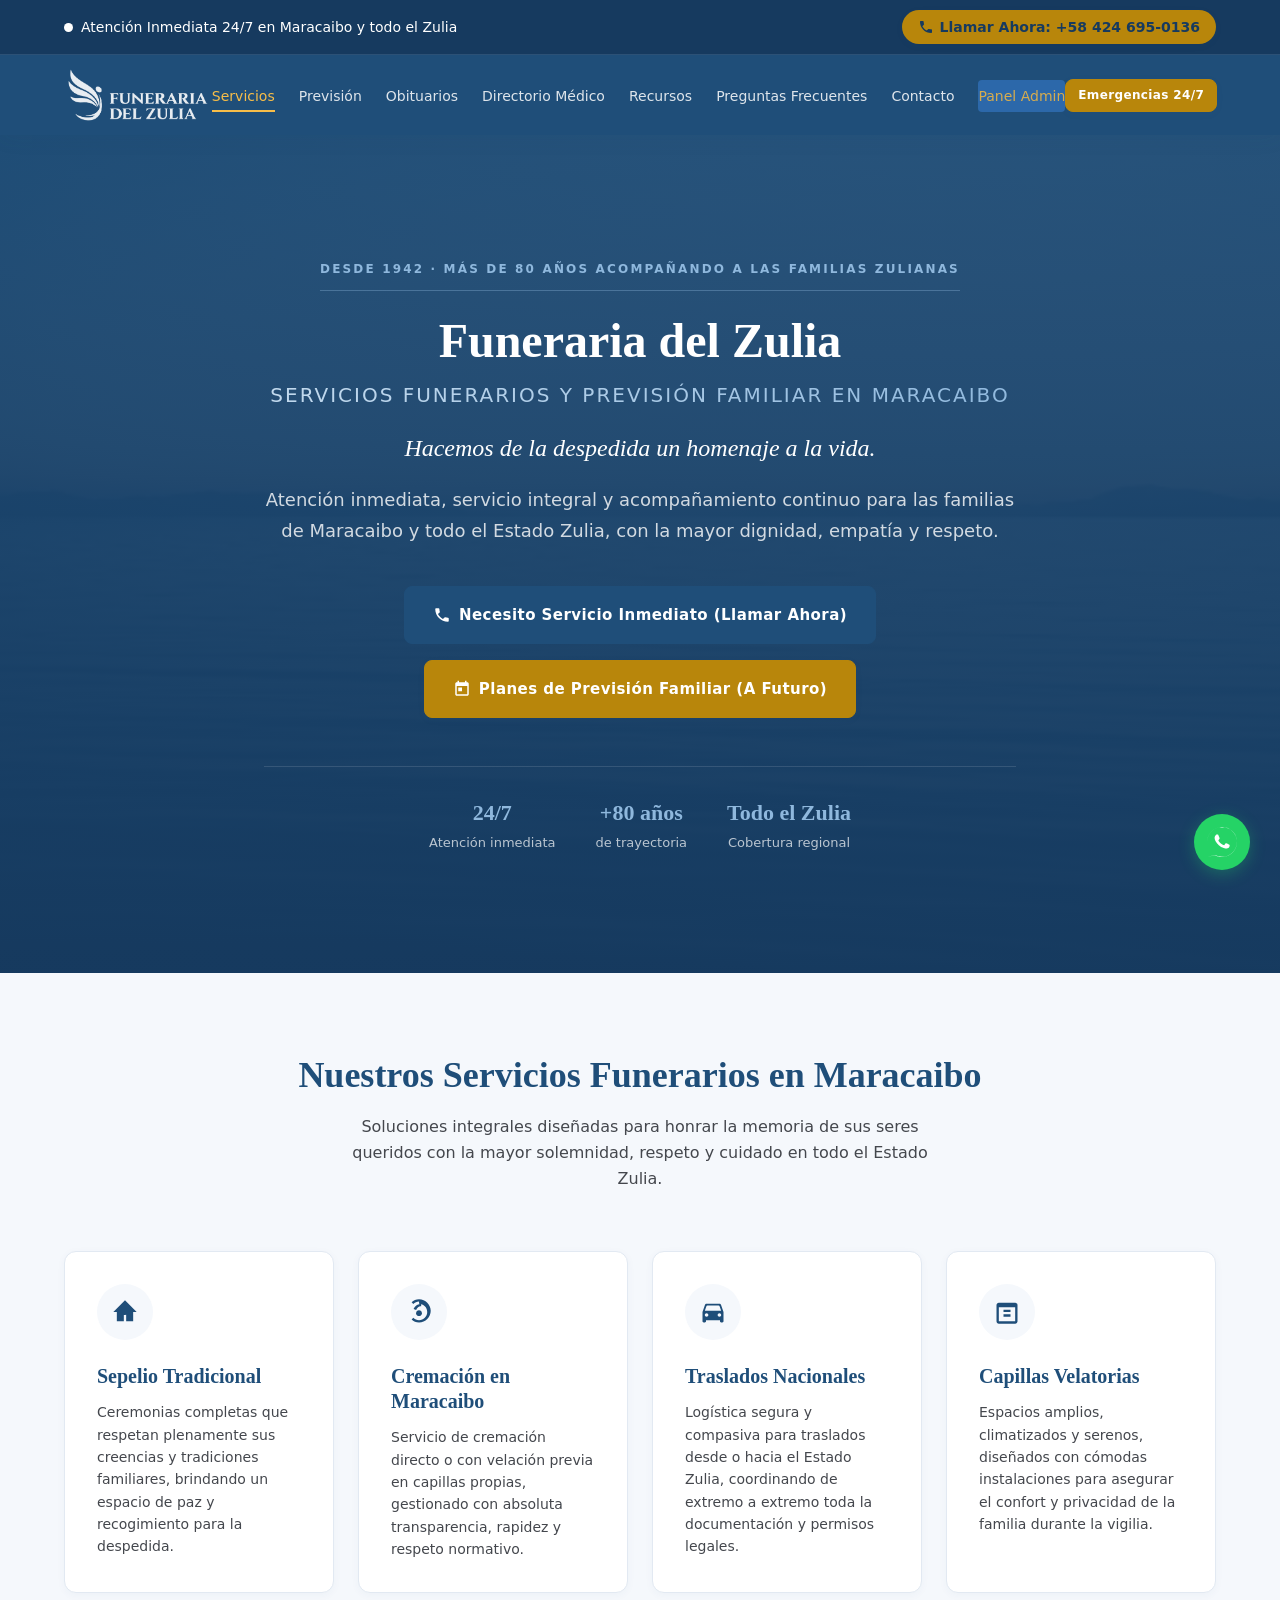
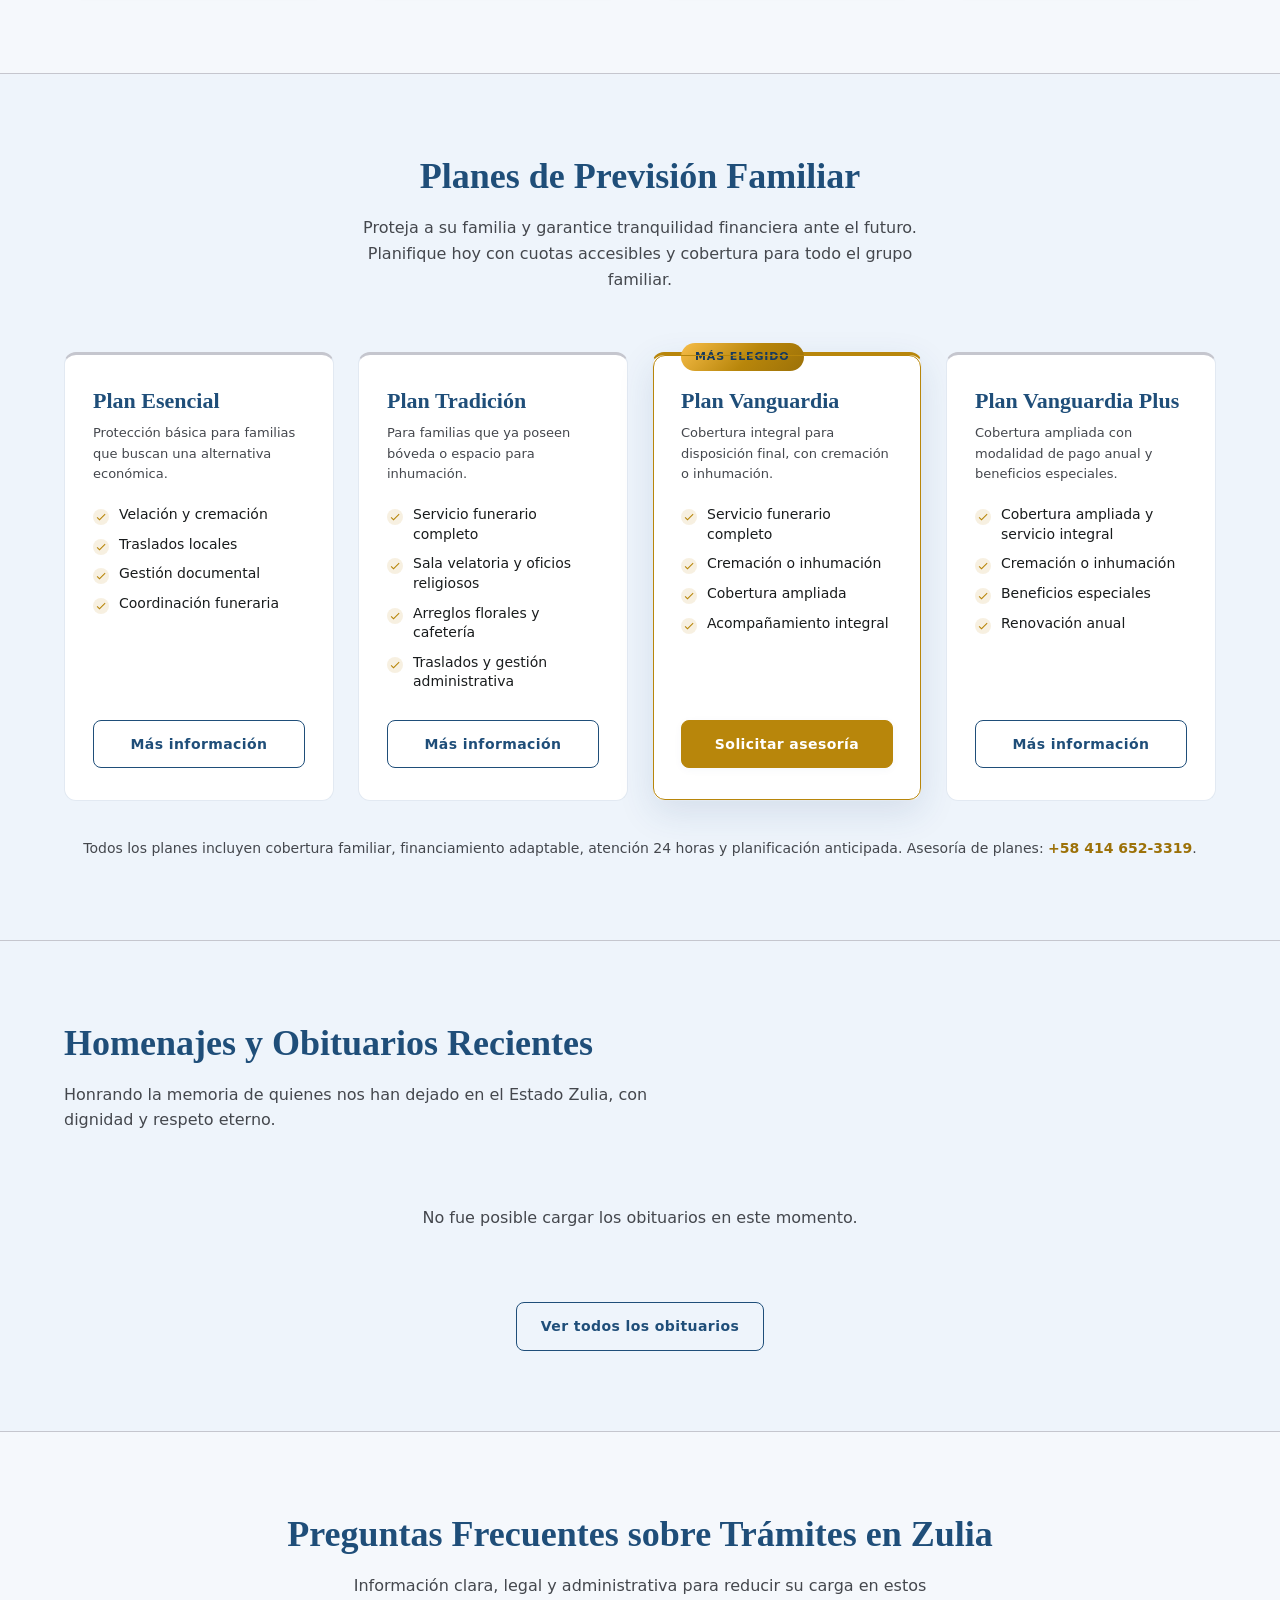
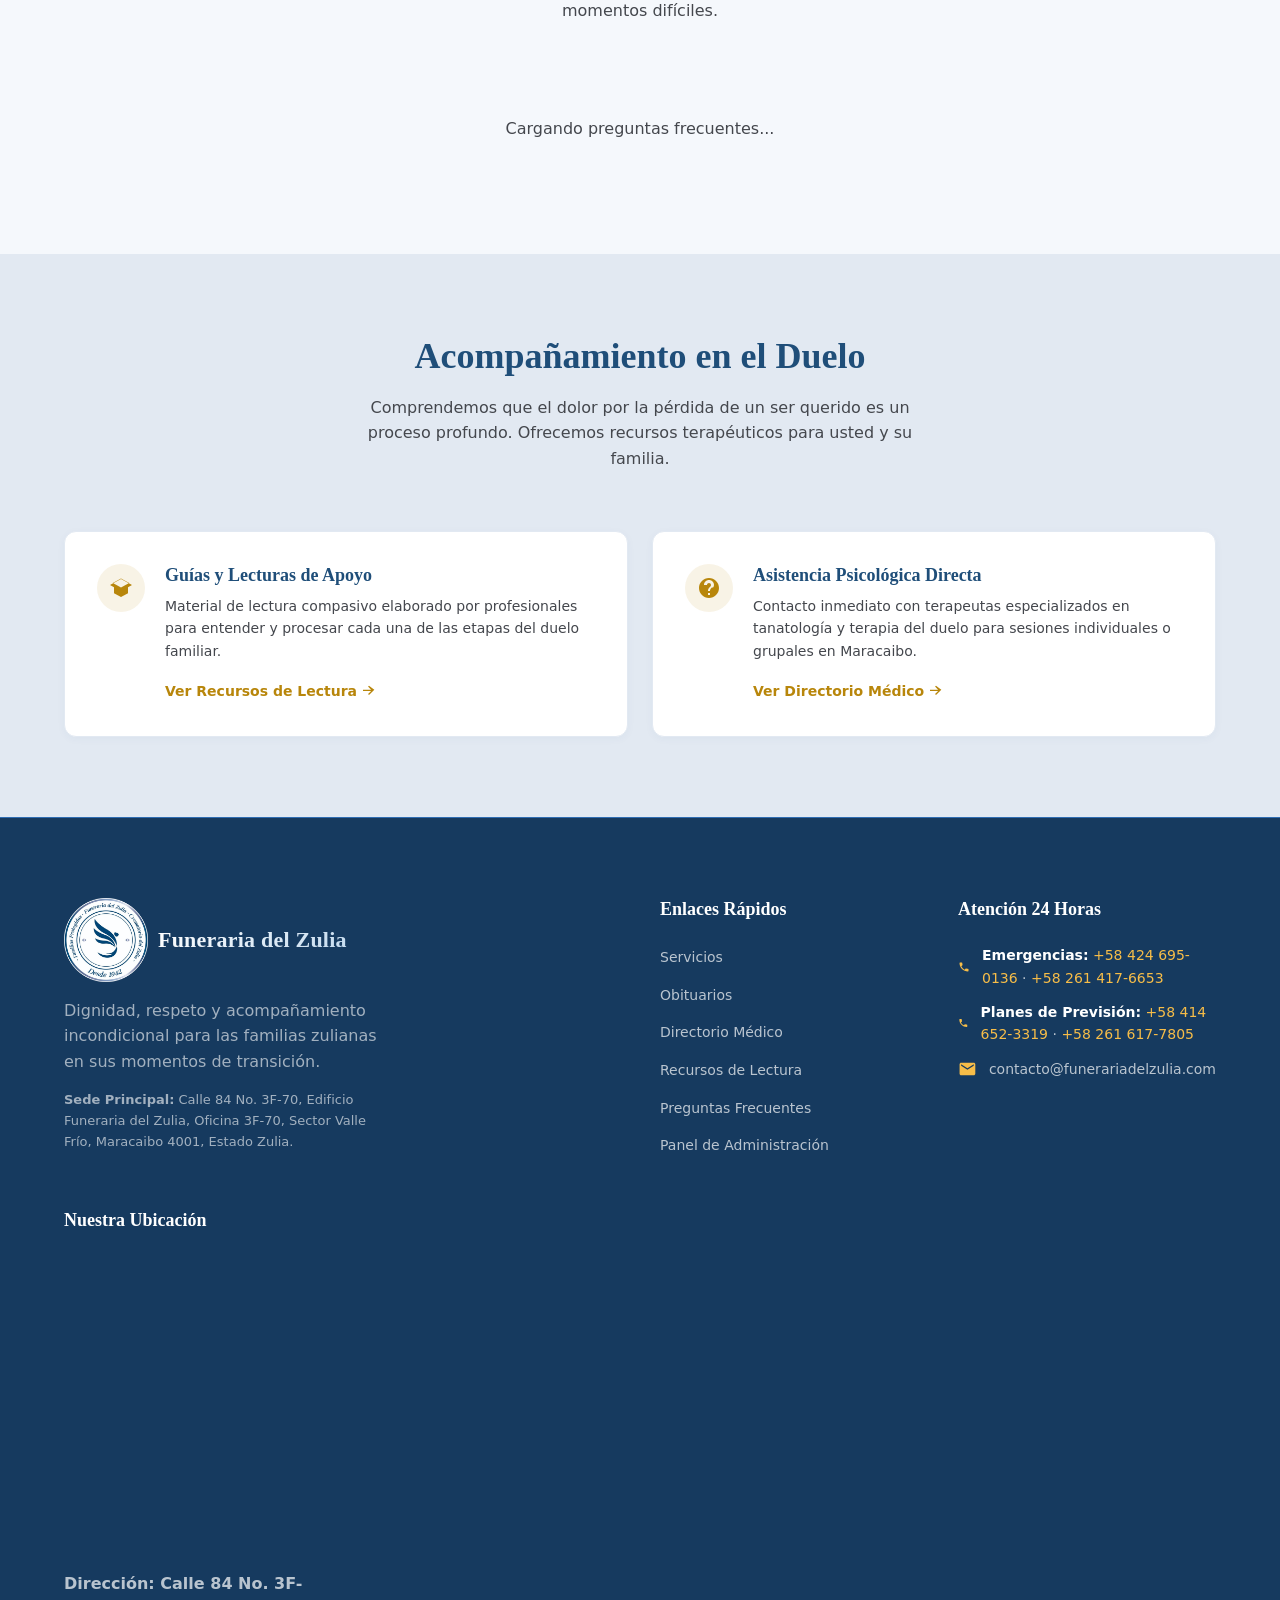
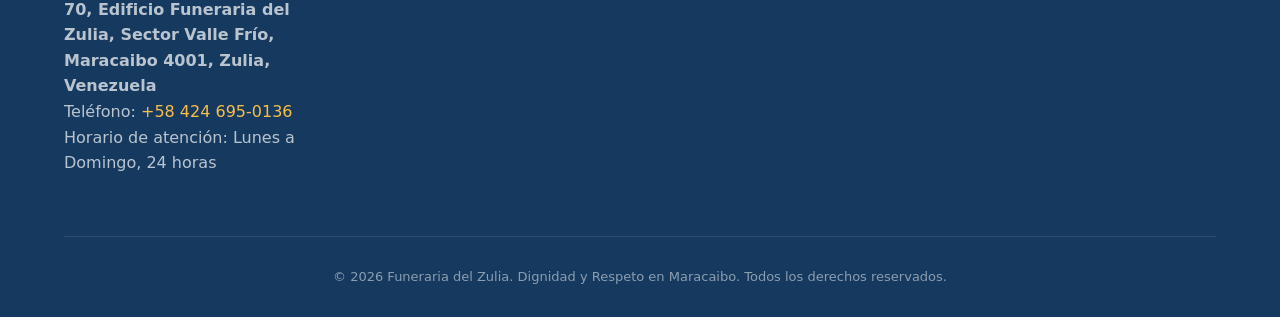
<file: index.html>
<!DOCTYPE html>
<html lang="es">
<head>
    <meta charset="UTF-8">
    <meta name="viewport" content="width=device-width, initial-scale=1.0">
    <title>Funeraria del Zulia | Servicios Funerarios y Previsión Familiar 24 Horas</title>
    <link rel="icon" href="favicon.png" type="image/png">
    <meta name="description" content="Servicios funerarios de confianza en Maracaibo, Estado Zulia. Atención 24/7, cremación, traslados y planes de previsión familiar con dignidad y respeto eterno.">
    <link rel="stylesheet" href="styles.css?v=20260626">
    
    <meta name="keywords" content="funeraria maracaibo, servicios funerarios zulia, cremación maracaibo, funeraria 24 horas, previsión funeraria familiar, traslados internacionales de restos, repatriación funeraria venezuela">
    <meta name="robots" content="index, follow">
    <meta name="geo.region" content="VE-V">
    <meta name="geo.placename" content="Sector Valle Frío, Maracaibo, Estado Zulia">
    <meta name="geo.position" content="10.6580;-71.6035">
    <meta name="ICBM" content="10.6580, -71.6035">
    <link rel="canonical" href="https://www.funerariadelzulia.com/">

    <!-- Open Graph -->
    <meta property="og:type" content="website">
    <meta property="og:title" content="Funeraria del Zulia | Servicios Funerarios y Previsión Familiar en Maracaibo">
    <meta property="og:description" content="Hacemos de la despedida un homenaje a la vida. Atención inmediata 24/7 en Maracaibo y todo el Zulia.">
    <meta property="og:locale" content="es_VE">
    <meta property="og:url" content="https://www.funerariadelzulia.com/">
    <meta property="og:image" content="https://www.funerariadelzulia.com/logo.png">

    <!-- JSON-LD: FuneralService (SEO Local + GEO para respuestas de IA) -->
    <script type="application/ld+json">
    {
      "@context": "https://schema.org",
      "@type": "FuneralService",
      "name": "Funeraria del Zulia",
      "description": "Funeraria en Maracaibo con más de 80 años de trayectoria. Servicios funerarios integrales, cremación, traslados nacionales e internacionales y planes de previsión familiar. Atención inmediata 24 horas en Maracaibo y todo el Estado Zulia.",
      "url": "https://www.funerariadelzulia.com",
      "logo": "https://www.funerariadelzulia.com/logo.png",
      "image": "https://www.funerariadelzulia.com/logo.png",
      "telephone": "+584246950136",
      "foundingDate": "1942",
      "priceRange": "$$",
      "currenciesAccepted": "USD, VES",
      "address": {
        "@type": "PostalAddress",
        "streetAddress": "Calle 84 No. 3F-70, Edificio Funeraria del Zulia, Oficina 3F-70, Sector Valle Frío",
        "addressLocality": "Maracaibo",
        "addressRegion": "Zulia",
        "postalCode": "4001",
        "addressCountry": "VE"
      },
      "hasMap": "https://www.google.com/maps/search/?api=1&query=M95W%2B839%20Maracaibo",
      "geo": {
        "@type": "GeoCoordinates",
        "latitude": 10.6580,
        "longitude": -71.6035
      },
      "areaServed": [
        { "@type": "City", "name": "Maracaibo" },
        { "@type": "City", "name": "San Francisco" },
        { "@type": "City", "name": "Cabimas" },
        { "@type": "City", "name": "Ciudad Ojeda" },
        { "@type": "AdministrativeArea", "name": "Estado Zulia" }
      ],
      "contactPoint": [
        { "@type": "ContactPoint", "telephone": "+584246950136", "contactType": "emergency", "availableLanguage": "Spanish", "areaServed": "VE" },
        { "@type": "ContactPoint", "telephone": "+582614176653", "contactType": "customer service", "availableLanguage": "Spanish", "areaServed": "VE" }
      ],
      "openingHoursSpecification": {
        "@type": "OpeningHoursSpecification",
        "dayOfWeek": ["Monday", "Tuesday", "Wednesday", "Thursday", "Friday", "Saturday", "Sunday"],
        "opens": "00:00",
        "closes": "23:59"
      }
    }
    </script>

    <!-- JSON-LD: FAQPage (optimización GEO). Se rellena dinámicamente desde el panel (app.js). -->
    <script type="application/ld+json" id="faqJsonLd">
    { "@context": "https://schema.org", "@type": "FAQPage", "mainEntity": [] }
    </script>
</head>
<body>

    <!-- 1. BARRA DE EMERGENCIA FIJA -->
    <div class="emergency-bar">
        <div class="container">
            <div class="info">
                <span class="emergency-pulse" aria-hidden="true"></span>
                <span class="emergency-text">Atención Inmediata 24/7 en Maracaibo y todo el Zulia</span>
            </div>
            <a href="tel:+584246950136" class="phone-link">
                <svg width="16" height="16" viewBox="0 0 24 24" fill="currentColor">
                    <path d="M6.62 10.79c1.44 2.83 3.76 5.14 6.59 6.59l2.2-2.2c.27-.27.67-.36 1.01-.24 1.12.37 2.33.57 3.57.57.55 0 1 .45 1 1V20c0 .55-.45 1-1 1-9.39 0-17-7.61-17-17 0-.55.45-1 1-1h3.5c.55 0 1 .45 1 1 0 1.25.2 2.45.57 3.57.11.35.03.74-.25 1.02l-2.2 2.2z"/>
                </svg>
                Llamar Ahora: +58 424 695-0136
            </a>
        </div>
    </div>

    <!-- 2. CABECERA / HEADER -->
    <header class="header">
        <div class="container">
            <a href="index.html" class="logo" aria-label="Funeraria del Zulia - Inicio">
                <img src="logo-horizontal-white.png?v=20260610-3" alt="Funeraria del Zulia" class="header-logo-img">
            </a>

            <nav>
                <ul class="nav-links">
                    <li><a href="#servicios" class="active">Servicios</a></li>
                    <li><a href="#prevision">Previsión</a></li>
                    <li><a href="#obituarios">Obituarios</a></li>
                    <li><a href="directorio-medico.php">Directorio Médico</a></li>
                    <li><a href="recursos.php">Recursos</a></li>
                    <li><a href="#preguntas">Preguntas Frecuentes</a></li>
                    <li><a href="#contacto">Contacto</a></li>
                    <li><a href="admin.html" class="nav-admin-link">Panel Admin</a></li>
                </ul>
            </nav>

            <div class="header-actions">
                <a href="tel:+584246950136" class="btn btn-secondary btn-sm">Emergencias 24/7</a>
                <button class="mobile-menu-btn" aria-label="Menú Móvil">
                    <svg width="24" height="24" viewBox="0 0 24 24" fill="currentColor">
                        <path d="M3 18h18v-2H3v2zm0-5h18v-2H3v2zm0-7v2h18V6H3z"/>
                    </svg>
                </button>
            </div>
        </div>
    </header>

    <!-- 3. HERO SECTION -->
    <section class="hero">
        <div class="hero-bg"></div>
        <div class="hero-overlay"></div>
        <div class="container">
            <span class="hero-eyebrow">Desde 1942 · Más de 80 años acompañando a las familias zulianas</span>
            <h1 class="hero-title">
                Funeraria del Zulia
                <span>Servicios Funerarios y Previsión Familiar en Maracaibo</span>
            </h1>
            <p class="hero-vision">Hacemos de la despedida un homenaje a la vida.</p>
            <p class="hero-desc">
                Atención inmediata, servicio integral y acompañamiento continuo para las familias de Maracaibo y todo el Estado Zulia, con la mayor dignidad, empatía y respeto.
            </p>
            <div class="hero-actions">
                <a href="tel:+584246950136" class="btn btn-primary btn-hero">
                    <svg width="18" height="18" viewBox="0 0 24 24" fill="currentColor">
                        <path d="M6.62 10.79c1.44 2.83 3.76 5.14 6.59 6.59l2.2-2.2c.27-.27.67-.36 1.01-.24 1.12.37 2.33.57 3.57.57.55 0 1 .45 1 1V20c0 .55-.45 1-1 1-9.39 0-17-7.61-17-17 0-.55.45-1 1-1h3.5c.55 0 1 .45 1 1 0 1.25.2 2.45.57 3.57.11.35.03.74-.25 1.02l-2.2 2.2z"/>
                    </svg>
                    Necesito Servicio Inmediato (Llamar Ahora)
                </a>
                <a href="#prevision" class="btn btn-secondary btn-hero">
                    <svg width="18" height="18" viewBox="0 0 24 24" fill="currentColor">
                        <path d="M19 3h-1V1h-2v2H8V1H6v2H5c-1.11 0-2 .9-2 2v14c0 1.1.89 2 2 2h14c1.1 0 2-.9 2-2V5c0-1.1-.9-2-2-2zm0 16H5V8h14v11zM7 10h5v5H7v-5z"/>
                    </svg>
                    Planes de Previsión Familiar (A Futuro)
                </a>
            </div>
            <ul class="hero-trust">
                <li><strong>24/7</strong> Atención inmediata</li>
                <li><strong>+80 años</strong> de trayectoria</li>
                <li><strong>Todo el Zulia</strong> Cobertura regional</li>
            </ul>
        </div>
    </section>

    <!-- 4. SERVICIOS SECTION -->
    <section id="servicios" class="section">
        <div class="container">
            <div class="section-header">
                <h2>Nuestros Servicios Funerarios en Maracaibo</h2>
                <p>Soluciones integrales diseñadas para honrar la memoria de sus seres queridos con la mayor solemnidad, respeto y cuidado en todo el Estado Zulia.</p>
            </div>
            
            <div class="services-grid">
                <!-- Servicio 1: Sepelio Tradicional -->
                <div class="service-card">
                    <div class="service-icon">
                        <!-- Icono Iglesia / Templo -->
                        <svg viewBox="0 0 24 24">
                            <path d="M12 2L2 12h3v8h6v-6h2v6h6v-8h3L12 2zm0 7.5c-1.38 0-2.5 1.12-2.5 2.5s1.12 2.5 2.5 2.5 2.5-1.12 2.5-2.5-1.12-2.5-2.5-2.5z"/>
                        </svg>
                    </div>
                    <h3 class="service-title">Sepelio Tradicional</h3>
                    <p class="service-desc">Ceremonias completas que respetan plenamente sus creencias y tradiciones familiares, brindando un espacio de paz y recogimiento para la despedida.</p>
                </div>
                
                <!-- Servicio 2: Cremación -->
                <div class="service-card">
                    <div class="service-icon">
                        <!-- Icono Crematorio / Llama -->
                        <svg viewBox="0 0 24 24">
                            <path d="M12.05 3c-1.92 0-3.66.79-4.95 2.05L5.68 3.63C7.29 2.01 9.53 1 12.05 1c5.52 0 10 4.48 10 10s-4.48 10-10 10c-2.53 0-4.77-1.01-6.38-2.63l1.42-1.42c1.29 1.26 3.03 2.05 4.95 2.05 3.86 0 7-3.14 7-7s-3.14-7-7-7zm-4.7 6.4c.3-.6.6-1.2 1-1.7 1.1-1.3 2.6-2.2 4.3-2.6.4-.1.8-.1 1.2-.1v2c-.2 0-.4 0-.7.1-1.2.3-2.2.9-2.9 1.9-.3.4-.5.8-.7 1.2l-2.2-.8z"/>
                            <path d="M12 10.5c-1.38 0-2.5 1.12-2.5 2.5s1.12 2.5 2.5 2.5 2.5-1.12 2.5-2.5-1.12-2.5-2.5-2.5z"/>
                        </svg>
                    </div>
                    <h3 class="service-title">Cremación en Maracaibo</h3>
                    <p class="service-desc">Servicio de cremación directo o con velación previa en capillas propias, gestionado con absoluta transparencia, rapidez y respeto normativo.</p>
                </div>
                
                <!-- Servicio 3: Traslados -->
                <div class="service-card">
                    <div class="service-icon">
                        <!-- Icono Auto -->
                        <svg viewBox="0 0 24 24">
                            <path d="M18.92 6.01C18.72 5.42 18.16 5 17.5 5h-11c-.66 0-1.21.42-1.42 1.01L3 12v8c0 .55.45 1 1 1h1c.55 0 1-.45 1-1v-1h12v1c0 .55.45 1 1 1h1c.55 0 1-.45 1-1v-8l-2.08-5.99zM6.5 16c-.83 0-1.5-.67-1.5-1.5S5.67 13 6.5 13s1.5.67 1.5 1.5S7.33 16 6.5 16zm11 0c-.83 0-1.5-.67-1.5-1.5s.67-1.5 1.5-1.5 1.5.67 1.5 1.5-.67 1.5-1.5 1.5zM5 11l1.27-3.82c.14-.4.52-.68.96-.68h9.54c.44 0 .82.28.96.68L19 11H5z"/>
                        </svg>
                    </div>
                    <h3 class="service-title">Traslados Nacionales</h3>
                    <p class="service-desc">Logística segura y compasiva para traslados desde o hacia el Estado Zulia, coordinando de extremo a extremo toda la documentación y permisos legales.</p>
                </div>
                
                <!-- Servicio 4: Capillas -->
                <div class="service-card">
                    <div class="service-icon">
                        <!-- Icono Edificio / Sala -->
                        <svg viewBox="0 0 24 24">
                            <path d="M19 4H5c-1.11 0-2 .9-2 2v14c0 1.1.89 2 2 2h14c1.1 0 2-.9 2-2V6c0-1.1-.9-2-2-2zm0 16H5V8h14v12zM9 10h6v2H9v-2zm0 4h6v2H9v-2z"/>
                        </svg>
                    </div>
                    <h3 class="service-title">Capillas Velatorias</h3>
                    <p class="service-desc">Espacios amplios, climatizados y serenos, diseñados con cómodas instalaciones para asegurar el confort y privacidad de la familia durante la vigilia.</p>
                </div>
            </div>
        </div>
    </section>

    <!-- 4B. PREVISIÓN FAMILIAR SECTION -->
    <section id="prevision" class="section prevision-section">
        <div class="container">
            <div class="section-header">
                <h2>Planes de Previsión Familiar</h2>
                <p>Proteja a su familia y garantice tranquilidad financiera ante el futuro. Planifique hoy con cuotas accesibles y cobertura para todo el grupo familiar.</p>
            </div>

            <div class="plans-grid">
                <!-- Plan Esencial -->
                <article class="plan-card">
                    <h3 class="plan-name">Plan Esencial</h3>
                    <p class="plan-target">Protección básica para familias que buscan una alternativa económica.</p>
                    <ul class="plan-features">
                        <li>Velación y cremación</li>
                        <li>Traslados locales</li>
                        <li>Gestión documental</li>
                        <li>Coordinación funeraria</li>
                    </ul>
                    <a href="https://api.whatsapp.com/send?phone=584146523319&amp;text=Hola%2C%20deseo%20informaci%C3%B3n%20sobre%20el%20Plan%20Esencial" target="_blank" rel="noopener" class="btn btn-outline plan-cta">Más información</a>
                </article>

                <!-- Plan Tradición -->
                <article class="plan-card">
                    <h3 class="plan-name">Plan Tradición</h3>
                    <p class="plan-target">Para familias que ya poseen bóveda o espacio para inhumación.</p>
                    <ul class="plan-features">
                        <li>Servicio funerario completo</li>
                        <li>Sala velatoria y oficios religiosos</li>
                        <li>Arreglos florales y cafetería</li>
                        <li>Traslados y gestión administrativa</li>
                    </ul>
                    <a href="https://api.whatsapp.com/send?phone=584146523319&amp;text=Hola%2C%20deseo%20informaci%C3%B3n%20sobre%20el%20Plan%20Tradici%C3%B3n" target="_blank" rel="noopener" class="btn btn-outline plan-cta">Más información</a>
                </article>

                <!-- Plan Vanguardia (destacado) -->
                <article class="plan-card plan-featured">
                    <span class="plan-badge">Más elegido</span>
                    <h3 class="plan-name">Plan Vanguardia</h3>
                    <p class="plan-target">Cobertura integral para disposición final, con cremación o inhumación.</p>
                    <ul class="plan-features">
                        <li>Servicio funerario completo</li>
                        <li>Cremación o inhumación</li>
                        <li>Cobertura ampliada</li>
                        <li>Acompañamiento integral</li>
                    </ul>
                    <a href="https://api.whatsapp.com/send?phone=584146523319&amp;text=Hola%2C%20deseo%20informaci%C3%B3n%20sobre%20el%20Plan%20Vanguardia" target="_blank" rel="noopener" class="btn btn-secondary plan-cta">Solicitar asesoría</a>
                </article>

                <!-- Plan Vanguardia Plus -->
                <article class="plan-card">
                    <h3 class="plan-name">Plan Vanguardia Plus</h3>
                    <p class="plan-target">Cobertura ampliada con modalidad de pago anual y beneficios especiales.</p>
                    <ul class="plan-features">
                        <li>Cobertura ampliada y servicio integral</li>
                        <li>Cremación o inhumación</li>
                        <li>Beneficios especiales</li>
                        <li>Renovación anual</li>
                    </ul>
                    <a href="https://api.whatsapp.com/send?phone=584146523319&amp;text=Hola%2C%20deseo%20informaci%C3%B3n%20sobre%20el%20Plan%20Vanguardia%20Plus" target="_blank" rel="noopener" class="btn btn-outline plan-cta">Más información</a>
                </article>
            </div>

            <p class="prevision-note">Todos los planes incluyen cobertura familiar, financiamiento adaptable, atención 24 horas y planificación anticipada. Asesoría de planes: <a href="tel:+584146523319">+58 414 652-3319</a>.</p>
        </div>
    </section>

    <!-- 5. OBITUARIOS Y HOMENAJES SECTION -->
    <section id="obituarios" class="section obituaries-section">
        <div class="container">
            <div class="obituaries-header-container">
                <div class="section-header">
                    <h2>Homenajes y Obituarios Recientes</h2>
                    <p>Honrando la memoria de quienes nos han dejado en el Estado Zulia, con dignidad y respeto eterno.</p>
                </div>
            </div>

            <!-- Grid de los obituarios destacados / recientes (desde la API) -->
            <div class="obituaries-grid" id="obituariesGrid">
                <!-- Se puebla dinámicamente con app.js (obituaries.php?action=homepage) -->
            </div>

            <div class="obituaries-cta">
                <a href="obituarios.php" class="btn btn-outline">Ver todos los obituarios</a>
            </div>
        </div>
    </section>

    <!-- 6. SECCION DE PREGUNTAS FRECUENTES (FAQ) -->
    <section id="preguntas" class="section">
        <div class="container">
            <div class="section-header">
                <h2>Preguntas Frecuentes sobre Trámites en Zulia</h2>
                <p>Información clara, legal y administrativa para reducir su carga en estos momentos difíciles.</p>
            </div>

            <!-- Las preguntas se administran desde el panel (api/faqs.php) y se cargan aquí con app.js. -->
            <div class="faq-list" id="faqList">
                <p class="empty-row" id="faqLoading">Cargando preguntas frecuentes...</p>
            </div>
        </div>
    </section>

    <!-- 7. SECCIÓN DE ACOMPAÑAMIENTO EN EL DUELO -->
    <section class="section grief-section">
        <div class="container">
            <div class="section-header">
                <h2>Acompañamiento en el Duelo</h2>
                <p>Comprendemos que el dolor por la pérdida de un ser querido es un proceso profundo. Ofrecemos recursos terapéuticos para usted y su familia.</p>
            </div>

            <div class="grief-grid">
                <!-- Card 1 -->
                <div class="grief-card">
                    <div class="grief-icon">
                        <svg viewBox="0 0 24 24">
                            <path d="M12 3L1 9l4 2.18v6L12 21l7-3.82v-6l4-2.18L12 3zm6.8 8.18L12 14.9 5.2 11.18v4.64L12 19.6l6.8-3.78v-4.64zM12 11.5L3.8 7 12 2.5 20.2 7 12 11.5z"/>
                        </svg>
                    </div>
                    <div class="grief-content">
                        <h4>Guías y Lecturas de Apoyo</h4>
                        <p>Material de lectura compasivo elaborado por profesionales para entender y procesar cada una de las etapas del duelo familiar.</p>
                        <a href="recursos.php">
                            Ver Recursos de Lectura
                            <svg width="16" height="16" viewBox="0 0 24 24" fill="currentColor">
                                <path d="M12 4l-1.41 1.41L15.17 10H3v2h12.17l-4.58 4.59L12 18l8-8z"/>
                            </svg>
                        </a>
                    </div>
                </div>

                <!-- Card 2 -->
                <div class="grief-card">
                    <div class="grief-icon">
                        <svg viewBox="0 0 24 24">
                            <path d="M12 2C6.48 2 2 6.48 2 12s4.48 10 10 10 10-4.48 10-10S17.52 2 12 2zm1 17h-2v-2h2v2zm2.07-7.75l-.9.92C13.45 12.9 13 13.5 13 15h-2v-.5c0-1.1.45-2.1 1.17-2.83l1.24-1.26c.37-.36.59-.86.59-1.41 0-1.1-.9-2-2-2s-2 .9-2 2H7c0-2.76 2.24-5 5-5s5 2.24 5 5c0 1.04-.42 1.99-1.07 2.75z"/>
                        </svg>
                    </div>
                    <div class="grief-content">
                        <h4>Asistencia Psicológica Directa</h4>
                        <p>Contacto inmediato con terapeutas especializados en tanatología y terapia del duelo para sesiones individuales o grupales en Maracaibo.</p>
                        <a href="directorio-medico.php">
                            Ver Directorio Médico
                            <svg width="16" height="16" viewBox="0 0 24 24" fill="currentColor">
                                <path d="M12 4l-1.41 1.41L15.17 10H3v2h12.17l-4.58 4.59L12 18l8-8z"/>
                            </svg>
                        </a>
                    </div>
                </div>
            </div>
        </div>
    </section>

    <!-- 8. CONTACTO / FOOTER -->
    <footer id="contacto" class="footer">
        <div class="container">
            <div class="footer-grid">
                <!-- Brand Info -->
                <div class="footer-brand">
                    <a href="index.html" class="logo footer-logo">
                        <img src="logo-seal-footer.png?v=20260610-4" alt="Sello Funeraria del Zulia - Desde 1942" class="footer-logo-icon">
                        <span class="logo-text">Funeraria del Zulia</span>
                    </a>
                    <p>Dignidad, respeto y acompañamiento incondicional para las familias zulianas en sus momentos de transición.</p>
                    <p class="footer-address"><strong>Sede Principal:</strong> Calle 84 No. 3F-70, Edificio Funeraria del Zulia, Oficina 3F-70, Sector Valle Frío, Maracaibo 4001, Estado Zulia.</p>
                </div>

                <!-- Enlaces rápidos -->
                <div>
                    <h4>Enlaces Rápidos</h4>
                    <ul class="footer-links-list">
                        <li><a href="#servicios">Servicios</a></li>
                        <li><a href="#obituarios">Obituarios</a></li>
                        <li><a href="directorio-medico.php">Directorio Médico</a></li>
                        <li><a href="recursos.php">Recursos de Lectura</a></li>
                        <li><a href="#preguntas">Preguntas Frecuentes</a></li>
                        <li><a href="admin.html">Panel de Administración</a></li>
                    </ul>
                </div>

                <!-- Contacto -->
                <div>
                    <h4>Atención 24 Horas</h4>
                    <div class="footer-contact-item">
                        <svg viewBox="0 0 24 24" width="20" height="20">
                            <path d="M20.01 15.38c-1.23 0-2.42-.2-3.53-.56a.977.977 0 0 0-1.01.24l-2.2 2.2c-2.83-1.44-5.15-3.75-6.59-6.59l2.2-2.2c.28-.28.36-.67.25-1.02-.37-1.11-.57-2.3-.57-3.53 0-.55-.45-1-1-1H4c-.55 0-1 .45-1 1 0 9.39 7.61 17 17 17 .55 0 1-.45 1-1v-3.5c0-.55-.45-1-1-1z"/>
                        </svg>
                        <span><strong>Emergencias:</strong> <a href="tel:+584246950136" class="footer-tel">+58 424 695-0136</a> · <a href="tel:+582614176653" class="footer-tel">+58 261 417-6653</a></span>
                    </div>
                    <div class="footer-contact-item">
                        <svg viewBox="0 0 24 24" width="20" height="20">
                            <path d="M20.01 15.38c-1.23 0-2.42-.2-3.53-.56a.977.977 0 0 0-1.01.24l-2.2 2.2c-2.83-1.44-5.15-3.75-6.59-6.59l2.2-2.2c.28-.28.36-.67.25-1.02-.37-1.11-.57-2.3-.57-3.53 0-.55-.45-1-1-1H4c-.55 0-1 .45-1 1 0 9.39 7.61 17 17 17 .55 0 1-.45 1-1v-3.5c0-.55-.45-1-1-1z"/>
                        </svg>
                        <span><strong>Planes de Previsión:</strong> <a href="tel:+584146523319" class="footer-tel">+58 414 652-3319</a> · <a href="tel:+582616177805" class="footer-tel">+58 261 617-7805</a></span>
                    </div>
                    <div class="footer-contact-item">
                        <svg viewBox="0 0 24 24" width="20" height="20">
                            <path d="M20 4H4c-1.1 0-1.99.9-1.99 2L2 18c0 1.1.9 2 2 2h16c1.1 0 2-.9 2-2V6c0-1.1-.9-2-2-2zm0 4l-8 5-8-5V6l8 5 8-5v2z"/>
                        </svg>
                        <span>contacto@funerariadelzulia.com</span>
                    </div>
                </div>

                <!-- Mapa Simulado -->
                <div>
                    <h4>Nuestra Ubicación</h4>
<div class="map-container">
    <a href="https://www.google.com/maps/search/?api=1&query=M95W%2B839%20Maracaibo" target="_blank" rel="noopener" class="map-link" aria-label="Abrir ubicación de Funeraria del Zulia en Google Maps">
        <iframe title="Mapa de ubicación de Funeraria del Zulia en Maracaibo" src="https://maps.google.com/maps?q=M95W%2B839%20Maracaibo&z=16&output=embed" width="100%" height="300" class="map-iframe" allowfullscreen="" loading="lazy"></iframe>
    </a>
    <p class="map-address">Dirección: Calle 84 No. 3F-70, Edificio Funeraria del Zulia, Sector Valle Frío, Maracaibo 4001, Zulia, Venezuela</p>
    <p>Teléfono: <a href="tel:+584246950136" class="footer-tel">+58 424 695-0136</a></p>
    <p>Horario de atención: Lunes a Domingo, 24 horas</p>
</div>
                </div>
            </div>

            <div class="footer-bottom">
                <p>© 2026 Funeraria del Zulia. Dignidad y Respeto en Maracaibo. Todos los derechos reservados.</p>
            </div>
        </div>
    </footer>

    <!-- 9. FLOATING WHATSAPP BUTTON -->
    <a href="https://api.whatsapp.com/send?phone=584246950136&amp;text=Hola%2C%20quisiera%20informaci%C3%B3n%20sobre%20sus%20planes%20de%20previsi%C3%B3n" target="_blank" rel="noopener" class="whatsapp-fab" aria-label="Contacto por WhatsApp">
        <svg viewBox="0 0 24 24">
            <path d="M.057 24l1.687-6.163c-1.041-1.804-1.588-3.849-1.587-5.946C.06 5.348 5.397.01 12.008.01c3.202.001 6.212 1.246 8.477 3.514 2.266 2.268 3.507 5.28 3.505 8.484-.004 6.657-5.34 11.997-11.953 11.997-2.005 0-3.973-.5-5.743-1.455L0 24zm6.305-1.654a11.882 11.882 0 0 0 5.683 1.448h.005c6.554 0 11.89-5.335 11.893-11.893a11.821 11.821 0 0 0-3.48-8.413A11.815 11.815 0 0 0 12.05 0C5.495 0 .16 5.335.157 11.892c0 2.096.547 4.142 1.588 5.945L.057 24l6.305-1.654zm11.167-8.318c-.297-.149-1.758-.867-2.03-.967-.273-.099-.471-.148-.67.15-.197.297-.767.966-.94 1.164-.173.199-.347.223-.644.075-.297-.15-1.255-.463-2.39-1.475-.883-.788-1.48-1.761-1.653-2.059-.173-.297-.018-.458.13-.606.134-.133.298-.347.446-.52.149-.174.198-.298.298-.497.099-.198.05-.371-.025-.52-.075-.149-.669-1.612-.916-2.207-.242-.579-.487-.5-.669-.51a12.8 12.8 0 0 0-.57-.01c-.198 0-.52.074-.792.372-.272.297-1.04 1.016-1.04 2.479 0 1.462 1.065 2.875 1.213 3.074.149.198 2.096 3.2 5.077 4.487.709.306 1.262.489 1.694.625.712.227 1.36.195 1.871.118.571-.085 1.758-.719 2.006-1.413.248-.694.248-1.289.173-1.413-.074-.124-.272-.198-.57-.347z"/>
        </svg>
        <span class="whatsapp-tooltip">Chat de Apoyo 24/7</span>
    </a>

    <!-- 10. MODAL DE CONDOLENCIAS (LIBRO DE CONDOLENCIAS) -->
    <div id="condolencesModal" class="modal-overlay">
        <div class="modal-window">
            <div class="modal-header">
                <h3>Libro de Condolencias</h3>
                <button class="modal-close-btn" onclick="closeModal('condolencesModal')" aria-label="Cerrar modal">
                    <svg width="24" height="24" viewBox="0 0 24 24" fill="currentColor">
                        <path d="M19 6.41L17.59 5 12 10.59 6.41 5 5 6.41 10.59 12 5 17.59 6.41 19 12 13.41 17.59 19 19 17.59 13.41 12 19 6.41z"/>
                    </svg>
                </button>
            </div>
            <div class="modal-body">
                <p id="condolencesDeceasedInfo" style="margin-bottom: 20px; font-weight: 500; font-family: var(--font-display); font-size: 16px; color: var(--color-primary);"></p>
                
                <form id="condolenceForm" onsubmit="handleCondolenceSubmit(event)">
                    <input type="hidden" id="condolenceDeceasedId">
                    <div class="form-group">
                        <label for="condolenceAuthor" class="form-label">Su Nombre Completo</label>
                        <input type="text" id="condolenceAuthor" class="form-control" placeholder="Ej. Familia González Rincón" required>
                    </div>
                    <div class="form-group">
                        <label for="condolenceText" class="form-label">Mensaje de Condolencia o Recuerdo</label>
                        <textarea id="condolenceText" class="form-control" placeholder="Escriba aquí sus palabras de acompañamiento, anécdota o condolencia..." required></textarea>
                    </div>
                    <button type="submit" class="btn btn-primary" style="width: 100%;">Publicar Mensaje</button>
                </form>

                <div class="condolence-list">
                    <h4 class="condolence-title">Mensajes de Acompañamiento</h4>
                    <div id="condolenceMessagesContainer">
                        <!-- Mensajes cargados por JS -->
                    </div>
                </div>
            </div>
        </div>
    </div>

    <!-- 11. MODAL DE ENVIAR FLORES (COMPRA SIMULADA) -->
    <div id="flowersModal" class="modal-overlay">
        <div class="modal-window">
            <div class="modal-header">
                <h3>Enviar Flores y Ofrendas</h3>
                <button class="modal-close-btn" onclick="closeModal('flowersModal')" aria-label="Cerrar modal">
                    <svg width="24" height="24" viewBox="0 0 24 24" fill="currentColor">
                        <path d="M19 6.41L17.59 5 12 10.59 6.41 5 5 6.41 10.59 12 5 17.59 6.41 19 12 13.41 17.59 19 19 17.59 13.41 12 19 6.41z"/>
                    </svg>
                </button>
            </div>
            <div class="modal-body">
                <p id="flowersDeceasedInfo" style="margin-bottom: 20px; font-weight: 500; font-family: var(--font-display); font-size: 16px; color: var(--color-primary);"></p>
                
                <form id="flowersForm" onsubmit="handleFlowersSubmit(event)">
                    <input type="hidden" id="flowersDeceasedId">
                    
                    <label class="form-label">Seleccione el Arreglo Floral</label>
                    <div class="flower-options-grid">
                        <div class="flower-option-card selected" data-flower="Corona Imperial" data-price="$120" onclick="selectFlowerOption(this)">
                            <div class="flower-icon">👑</div>
                            <div class="flower-name">Corona Imperial</div>
                            <div class="flower-price">$120 USD</div>
                        </div>
                        <div class="flower-option-card" data-flower="Cruz de Rosas Blancas" data-price="$95" onclick="selectFlowerOption(this)">
                            <div class="flower-icon">✝️</div>
                            <div class="flower-name">Cruz de Rosas Blancas</div>
                            <div class="flower-price">$95 USD</div>
                        </div>
                        <div class="flower-option-card" data-flower="Lágrima Fúnebre" data-price="$75" onclick="selectFlowerOption(this)">
                            <div class="flower-icon">💧</div>
                            <div class="flower-name">Lágrima Fúnebre</div>
                            <div class="flower-price">$75 USD</div>
                        </div>
                        <div class="flower-option-card" data-flower="Cesta de Flores Silvestres" data-price="$50" onclick="selectFlowerOption(this)">
                            <div class="flower-icon">🧺</div>
                            <div class="flower-name">Cesta Silvestre</div>
                            <div class="flower-price">$50 USD</div>
                        </div>
                    </div>

                    <div class="form-group">
                        <label for="flowersSender" class="form-label">Nombre del Remitente</label>
                        <input type="text" id="flowersSender" class="form-control" placeholder="Ej. Sr. y Sra. Rincón Villalobos" required>
                    </div>

                    <div class="form-group">
                        <label for="flowersMessage" class="form-label">Texto de la Cinta o Tarjeta</label>
                        <input type="text" id="flowersMessage" class="form-control" placeholder="Ej. Con profundo cariño y recuerdo eterno" required>
                    </div>

                    <button type="submit" class="btn btn-secondary" style="width: 100%;">Confirmar y Simular Compra</button>
                </form>
            </div>
        </div>
    </div>

    <!-- 12. TOAST NOTIFICATION -->
    <div id="toast" class="toast">Notificación</div>

    <script src="app.js?v=20260627"></script>
</body>
</html>
</file>
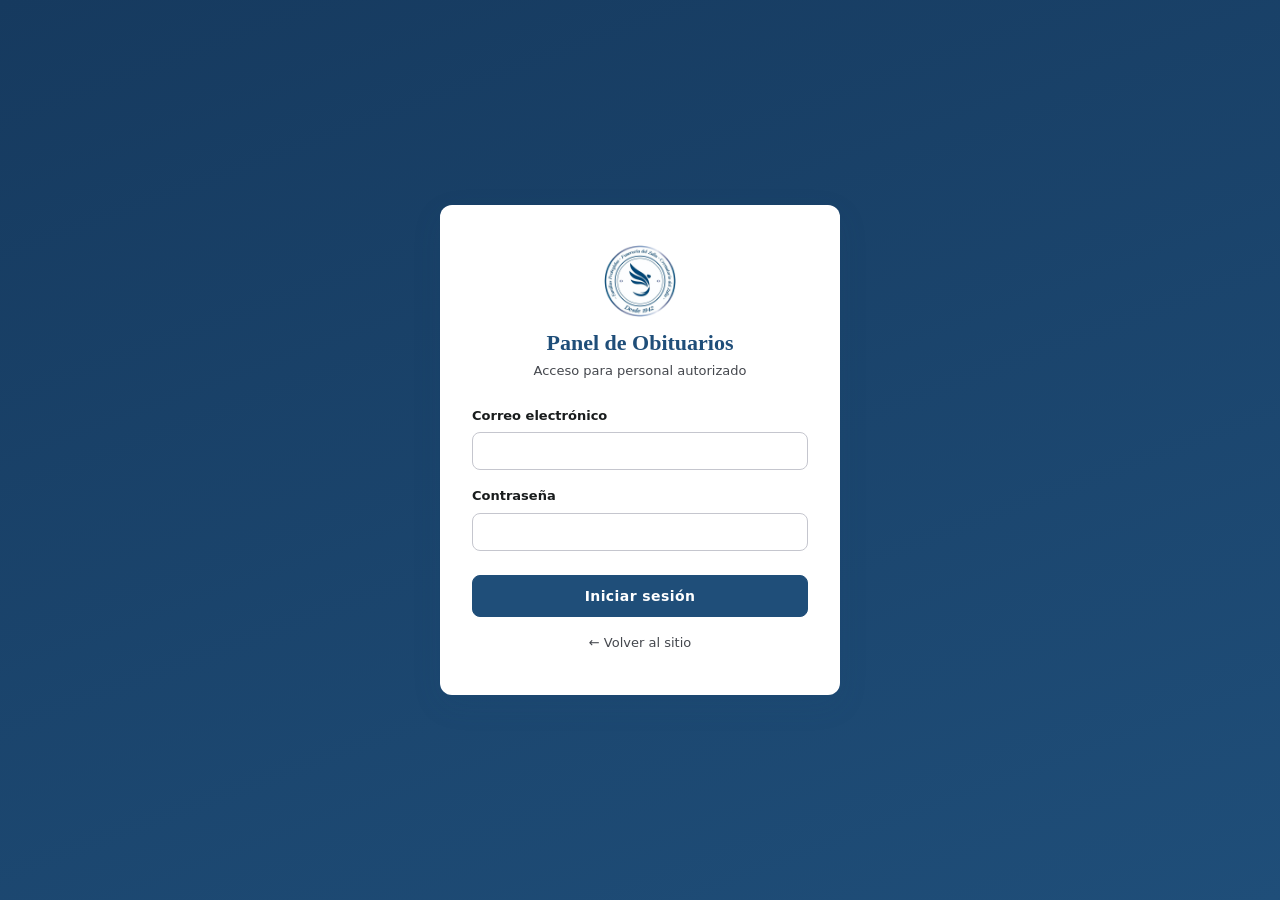
<file: admin.html>
<!DOCTYPE html>
<html lang="es">
<head>
    <meta charset="UTF-8">
    <meta name="viewport" content="width=device-width, initial-scale=1.0">
    <meta name="robots" content="noindex, nofollow">
    <title>Panel de Administración | Funeraria del Zulia</title>
    <link rel="icon" href="favicon.png?v=20260913-1" type="image/png">
    <link rel="stylesheet" href="styles.css?v=20261105-1">
</head>
<body class="admin-body">

    <!-- ====================== VISTA DE LOGIN ====================== -->
    <div id="loginView" class="login-view" hidden>
        <form id="loginForm" class="login-card" autocomplete="on">
            <img src="logo-seal-footer.png" alt="Funeraria del Zulia" class="login-logo">
            <h1 class="login-title">Panel de Obituarios</h1>
            <p class="login-sub" id="loginSub">Acceso para personal autorizado</p>

            <p id="loginError" class="login-error" hidden></p>

            <!-- Inicio de sesión único (docs/specs/2026-10-28-sso-prevision-funeraria.md) -->
            <div id="ssoLogin" hidden>
                <a href="api/sso.php?action=start" class="btn btn-primary login-btn" id="ssoBtn">Entrar con Previsión Funeraria</a>
                <p class="login-hint">Use el mismo usuario y contraseña con el que entra al sistema de Previsión Funeraria.</p>
            </div>

            <!-- Login local: sin inicio de sesión único configurado, o cuentas de emergencia (?emergencia=1) -->
            <div id="localLogin" hidden>
                <div class="form-group">
                    <label for="loginEmail" class="form-label">Correo electrónico</label>
                    <input type="email" id="loginEmail" class="form-control" autocomplete="username">
                </div>
                <div class="form-group">
                    <label for="loginPassword" class="form-label">Contraseña</label>
                    <input type="password" id="loginPassword" class="form-control" autocomplete="current-password">
                </div>
                <button type="submit" class="btn btn-primary login-btn" id="loginBtn">Iniciar sesión</button>
            </div>
            <a href="index.php" class="login-back">← Volver al sitio</a>
        </form>
    </div>

    <!-- ====================== APLICACIÓN ====================== -->
    <div id="appView" hidden>
        <header class="admin-topbar">
            <div class="container admin-topbar-inner">
                <a href="index.php" class="admin-brand">
                    <img src="logo-horizontal-white.png" alt="Funeraria del Zulia" class="admin-brand-logo">
                    <span class="admin-brand-tag">Panel</span>
                </a>
                <nav class="admin-tabs" id="adminTabs">
                    <!-- Menú del sitio público (frontend) -->
                    <div class="admin-menu">
                        <button class="admin-menu-btn" data-menu="sitio" type="button">Sitio web
                            <span class="tab-badge" id="badgePending" hidden>0</span>
                            <span class="admin-menu-caret">▾</span></button>
                        <div class="admin-menu-panel" id="menu-sitio" hidden>
                            <button class="admin-tab-btn" data-tab="obituarios" type="button">Obituarios</button>
                            <button class="admin-tab-btn" data-tab="condolencias" type="button">Condolencias <span class="tab-badge" id="badgePendingItem" hidden>0</span></button>
                            <button class="admin-tab-btn" data-tab="medicos" type="button">Directorio Médico</button>
                            <button class="admin-tab-btn" data-tab="recursos" type="button">Recursos</button>
                            <button class="admin-tab-btn" data-tab="faqs" type="button">Preguntas frecuentes</button>
                            <button class="admin-tab-btn" data-tab="testimonios" type="button">Testimonios</button>
                            <button class="admin-tab-btn admin-only" data-tab="plantillas" type="button" hidden>Plantillas de obituario</button>
                        </div>
                    </div>

                    <!-- Sistema (solo admin) -->
                    <div class="admin-menu admin-only" hidden>
                        <button class="admin-menu-btn" data-menu="sistema" type="button">Sistema
                            <span class="admin-menu-caret">▾</span></button>
                        <div class="admin-menu-panel" id="menu-sistema" hidden>
                            <button class="admin-tab-btn" data-tab="config" type="button">Configuración</button>
                            <button class="admin-tab-btn" data-tab="usuarios" type="button">Usuarios</button>
                            <button class="admin-tab-btn" data-tab="interes" type="button">Interés del público</button>
                        </div>
                    </div>
                </nav>
                <div class="admin-user">
                    <span id="currentUserName" class="admin-user-name"></span>
                    <a class="btn btn-outline btn-sm admin-pf-btn" id="pfPanelBtn" href="#" target="_blank" rel="noopener" title="Abrir el sistema de Previsión Funeraria (empresa Funeraria del Zulia)" hidden>Previsión (FDZ)</a>
                    <button class="btn btn-outline btn-sm admin-tab-btn admin-manual-btn" data-tab="manual" type="button" title="Manual de Usuario">Manual</button>
                    <button class="btn btn-outline btn-sm" id="logoutBtn" type="button">Salir</button>
                </div>
            </div>
        </header>

        <main class="container admin-main">

            <!-- ---------- OBITUARIOS ---------- -->
            <section id="tab-obituarios" class="admin-tab-panel">
                <div class="dashboard-stats">
                    <div class="stat-card"><span class="stat-label">Total</span><span class="stat-value" id="statTotal">0</span></div>
                    <div class="stat-card"><span class="stat-label">Activos</span><span class="stat-value" id="statActive">0</span></div>
                    <div class="stat-card"><span class="stat-label">Destacados</span><span class="stat-value" id="statPinned">0</span></div>
                    <div class="stat-card"><span class="stat-label">Condolencias por revisar</span><span class="stat-value" id="statPending">0</span></div>
                </div>

                <div class="admin-toolbar">
                    <h2>Obituarios</h2>
                    <div class="admin-toolbar-actions">
                        <input type="search" id="obitSearch" class="form-control" placeholder="Buscar por nombre...">
                        <button class="btn btn-primary" id="newObitBtn" type="button">+ Nuevo obituario</button>
                    </div>
                </div>

                <div class="table-responsive">
                    <table class="admin-table">
                        <thead>
                            <tr><th>Fallecido</th><th>Fallecimiento</th><th>Servicio</th><th>Estado</th><th>Acciones</th></tr>
                        </thead>
                        <tbody id="obitTableBody"></tbody>
                    </table>
                </div>
            </section>

            <!-- ---------- CONDOLENCIAS ---------- -->
            <section id="tab-condolencias" class="admin-tab-panel" hidden>
                <div class="admin-toolbar">
                    <h2>Moderación de Condolencias</h2>
                    <div class="filter-group" id="condFilters">
                        <button class="filter-btn active" data-status="pending" type="button">Por revisar</button>
                        <button class="filter-btn" data-status="approved" type="button">Aprobadas</button>
                        <button class="filter-btn" data-status="hidden" type="button">Ocultas</button>
                        <button class="filter-btn" data-status="all" type="button">Todas</button>
                    </div>
                </div>
                <div id="condList" class="cond-list"></div>
            </section>

            <!-- ---------- DIRECTORIO MÉDICO ---------- -->
            <section id="tab-medicos" class="admin-tab-panel" hidden>
                <div class="admin-toolbar">
                    <h2>Directorio Médico</h2>
                    <div class="admin-toolbar-actions">
                        <input type="search" id="docSearch" class="form-control" placeholder="Buscar por nombre o especialidad...">
                        <button class="btn btn-primary" id="newDoctorBtn" type="button">+ Nuevo médico</button>
                    </div>
                </div>
                <div class="table-responsive">
                    <table class="admin-table">
                        <thead>
                            <tr><th>Nombre</th><th>Especialidad</th><th>Contacto</th><th>Estado</th><th>Acciones</th></tr>
                        </thead>
                        <tbody id="docTableBody"></tbody>
                    </table>
                </div>
            </section>

            <!-- ---------- RECURSOS DE LECTURA ---------- -->
            <section id="tab-recursos" class="admin-tab-panel" hidden>
                <div class="admin-toolbar">
                    <h2>Recursos de Lectura</h2>
                    <div class="admin-toolbar-actions">
                        <input type="search" id="artSearch" class="form-control" placeholder="Buscar artículos...">
                        <button class="btn btn-primary" id="newArticleBtn" type="button">+ Nuevo recurso</button>
                    </div>
                </div>
                <div class="table-responsive">
                    <table class="admin-table">
                        <thead>
                            <tr><th>Título</th><th>Categoría</th><th>Publicado</th><th>Estado</th><th>Acciones</th></tr>
                        </thead>
                        <tbody id="artTableBody"></tbody>
                    </table>
                </div>
            </section>

            <!-- ---------- PREGUNTAS FRECUENTES ---------- -->
            <section id="tab-faqs" class="admin-tab-panel" hidden>
                <div class="admin-toolbar">
                    <h2>Preguntas Frecuentes</h2>
                    <button class="btn btn-primary" id="newFaqBtn" type="button">+ Nueva pregunta</button>
                </div>
                <p class="setting-help faq-admin-note">Las preguntas <strong>activas</strong> se muestran en la sección “Preguntas Frecuentes” de la portada, ordenadas por el campo <strong>Orden</strong> (menor primero).</p>
                <div class="table-responsive">
                    <table class="admin-table">
                        <thead>
                            <tr><th>Orden</th><th>Pregunta</th><th>Estado</th><th>Acciones</th></tr>
                        </thead>
                        <tbody id="faqTableBody"></tbody>
                    </table>
                </div>
            </section>

            <!-- ---------- TESTIMONIOS ---------- -->
            <section id="tab-testimonios" class="admin-tab-panel" hidden>
                <div class="admin-toolbar">
                    <h2>Testimonios</h2>
                    <button class="btn btn-primary" id="newTestimonialBtn" type="button">+ Nuevo testimonio</button>
                </div>
                <p class="setting-help faq-admin-note">Los testimonios <strong>activos</strong> se muestran en la portada y al final de la página <strong>Nosotros</strong>, ordenados por el campo <strong>Orden</strong> (menor primero). Para ocultarlos todos de una vez, use el interruptor “Testimonios” en Configuración → Secciones del sitio.</p>
                <div class="table-responsive">
                    <table class="admin-table">
                        <thead>
                            <tr><th>Orden</th><th>Testimonio</th><th>Estado</th><th>Acciones</th></tr>
                        </thead>
                        <tbody id="testimonialTableBody"></tbody>
                    </table>
                </div>
            </section>

            <!-- ---------- PLANTILLAS ---------- -->
            <section id="tab-plantillas" class="admin-tab-panel" hidden>
                <div class="admin-toolbar">
                    <h2>Plantillas de Obituario</h2>
                    <button class="btn btn-primary" id="newTplBtn" type="button">+ Nueva plantilla</button>
                </div>
                <div id="tplList" class="tpl-list"></div>
            </section>

            <!-- ---------- CONFIGURACIÓN ---------- -->
            <section id="tab-config" class="admin-tab-panel" hidden>
                <div class="admin-toolbar"><h2>Configuración</h2></div>
                <form id="settingsForm" class="admin-card settings-card">
                    <div class="setting-row">
                        <div>
                            <strong>Purga automática de fotos</strong>
                            <p class="setting-help">Borra del disco las fotos vencidas. El obituario permanece publicado, ahora sin foto.</p>
                        </div>
                        <label class="switch"><input type="checkbox" id="set_photo_purge_enabled"><span class="slider"></span></label>
                    </div>
                    <div class="setting-row">
                        <div>
                            <strong>Días de retención de fotos</strong>
                            <p class="setting-help">Tiempo que se conserva la foto antes de purgarse.</p>
                        </div>
                        <input type="number" id="set_photo_retention_days" class="form-control setting-input" min="1" max="3650">
                    </div>
                    <div class="setting-row">
                        <div>
                            <strong>Obituarios en la portada</strong>
                            <p class="setting-help">Cuántos se muestran en la página principal (destacados + recientes).</p>
                        </div>
                        <input type="number" id="set_homepage_recent_count" class="form-control setting-input" min="1" max="12">
                    </div>
                    <div class="setting-row">
                        <div>
                            <strong>Moderar condolencias</strong>
                            <p class="setting-help">Si está activo, las condolencias del público requieren aprobación antes de publicarse.</p>
                        </div>
                        <label class="switch"><input type="checkbox" id="set_condolence_moderation"><span class="slider"></span></label>
                    </div>

                    <h3 class="settings-subheading">Secciones del sitio</h3>
                    <p class="setting-help">Al desactivar una sección desaparece del menú, del pie de página y de la portada; la página directa también deja de mostrarse. El contenido no se borra — vuelve a aparecer si se reactiva.</p>
                    <div class="setting-row">
                        <div><strong>Obituarios</strong></div>
                        <label class="switch"><input type="checkbox" id="set_section_obituarios_enabled"><span class="slider"></span></label>
                    </div>
                    <div class="setting-row">
                        <div><strong>Directorio Médico</strong></div>
                        <label class="switch"><input type="checkbox" id="set_section_directorio_medico_enabled"><span class="slider"></span></label>
                    </div>
                    <div class="setting-row">
                        <div><strong>Recursos de Lectura</strong></div>
                        <label class="switch"><input type="checkbox" id="set_section_recursos_enabled"><span class="slider"></span></label>
                    </div>
                    <div class="setting-row">
                        <div><strong>Preguntas Frecuentes</strong></div>
                        <label class="switch"><input type="checkbox" id="set_section_faqs_enabled"><span class="slider"></span></label>
                    </div>
                    <div class="setting-row">
                        <div><strong>Nosotros</strong> <span class="setting-help">(página con la historia de la funeraria)</span></div>
                        <label class="switch"><input type="checkbox" id="set_section_nosotros_enabled"><span class="slider"></span></label>
                    </div>
                    <div class="setting-row">
                        <div><strong>Testimonios</strong> <span class="setting-help">(portada y página Nosotros)</span></div>
                        <label class="switch"><input type="checkbox" id="set_section_testimonios_enabled"><span class="slider"></span></label>
                    </div>

                    <h3 class="settings-subheading">Portal de Clientes</h3>
                    <p class="setting-help">Enlace “Portal de Clientes” en el menú y el pie de página, hacia el portal de Previsión Funeraria donde los titulares consultan sus contratos y pagos (acceso con su cédula y un código enviado por correo). Manténgalo apagado hasta que el portal esté listo.</p>
                    <div class="setting-row">
                        <div><strong>Mostrar el Portal de Clientes</strong></div>
                        <label class="switch"><input type="checkbox" id="set_client_portal_enabled"><span class="slider"></span></label>
                    </div>
                    <div class="setting-row">
                        <div>
                            <strong>URL del portal</strong>
                            <p class="setting-help">Dirección completa, debe empezar con https://</p>
                        </div>
                        <input type="url" id="set_client_portal_url" class="form-control setting-input-url" maxlength="255" placeholder="https://app.previsionfuneraria.com/portal/login?empresa=fdz">
                    </div>

                    <h3 class="settings-subheading">Sistema de Previsión Funeraria</h3>
                    <div class="setting-row">
                        <div>
                            <strong>Enlace “Previsión (FDZ)” del panel</strong>
                            <p class="setting-help">Botón en la cabecera de este panel que abre el sistema de Previsión Funeraria directamente en la empresa Funeraria del Zulia. Vacío = sin botón.</p>
                        </div>
                        <input type="url" id="set_pf_panel_url" class="form-control setting-input-url" maxlength="255" placeholder="https://app.previsionfuneraria.com/?empresa=fdz">
                    </div>

                    <h3 class="settings-subheading">Analítica (Google)</h3>
                    <p class="setting-help">Déjelos vacíos para no usar Google. Se aplican a las páginas públicas del sitio, nunca a este panel.</p>
                    <div class="setting-row">
                        <div>
                            <strong>ID de Google Analytics 4</strong>
                            <p class="setting-help">En analytics.google.com → Administrar → Flujos de datos → Web. Formato G-XXXXXXXXXX.</p>
                        </div>
                        <input type="text" id="set_ga4_measurement_id" class="form-control setting-input-url" maxlength="30" placeholder="G-XXXXXXXXXX" autocomplete="off" spellcheck="false">
                    </div>
                    <div class="setting-row">
                        <div>
                            <strong>Verificación de Search Console</strong>
                            <p class="setting-help">En Search Console elija "Etiqueta HTML" y pegue solo el valor de content="…".</p>
                        </div>
                        <input type="text" id="set_google_site_verification" class="form-control setting-input-url" maxlength="100" autocomplete="off" spellcheck="false">
                    </div>

                    <div class="setting-actions">
                        <button type="submit" class="btn btn-primary">Guardar configuración</button>
                    </div>
                </form>
            </section>

            <!-- ---------- USUARIOS ---------- -->
            <section id="tab-usuarios" class="admin-tab-panel" hidden>
                <div class="admin-toolbar">
                    <h2>Usuarios del Panel</h2>
                    <button class="btn btn-primary" id="newUserBtn" type="button">+ Nuevo usuario</button>
                </div>
                <div class="table-responsive">
                    <table class="admin-table">
                        <thead>
                            <tr><th>Nombre</th><th>Correo</th><th>Rol</th><th>Estado</th><th>Último acceso</th><th>Acciones</th></tr>
                        </thead>
                        <tbody id="usersTableBody"></tbody>
                    </table>
                </div>
            </section>

            <!-- ---------- INTERÉS DEL PÚBLICO EN SERVICIOS NUEVOS (api/interest.php) ---------- -->
            <section id="tab-interes" class="admin-tab-panel" hidden>
                <div class="admin-toolbar">
                    <h2>Interés del público</h2>
                    <select id="interestDays" class="form-control interest-days" aria-label="Periodo">
                        <option value="7">Últimos 7 días</option>
                        <option value="30" selected>Últimos 30 días</option>
                        <option value="90">Últimos 90 días</option>
                        <option value="0">Desde el inicio</option>
                    </select>
                </div>
                <p class="setting-help faq-admin-note">Cuánta gente muestra interés en servicios que la empresa <strong>todavía no ofrece</strong>, para decidir si vale la pena invertir en ellos. Los contadores no guardan datos personales y no cuentan robots. Las búsquedas en Google que llevan a estas páginas se ven en <strong>Search Console</strong> (Rendimiento → filtrar por página).</p>
                <div id="interestRoot"></div>
            </section>

            <!-- ---------- MANUAL DE USUARIO (contenido en admin-manual.js) ---------- -->
            <section id="tab-manual" class="admin-tab-panel" hidden>
                <div id="manualRoot"></div>
            </section>

        </main>
    </div>

    <!-- ====================== MODAL GENÉRICO ====================== -->
    <div id="modal" class="admin-modal-overlay" hidden>
        <div class="admin-modal">
            <div class="admin-modal-header">
                <h3 id="modalTitle">Título</h3>
                <button class="modal-close-btn" id="modalClose" type="button" aria-label="Cerrar">
                    <svg width="24" height="24" viewBox="0 0 24 24" fill="currentColor"><path d="M19 6.41L17.59 5 12 10.59 6.41 5 5 6.41 10.59 12 5 17.59 6.41 19 12 13.41 17.59 19 19 17.59 13.41 12z"/></svg>
                </button>
            </div>
            <div class="admin-modal-body" id="modalBody"></div>
        </div>
    </div>

    <div id="toast" class="toast">Notificación</div>

    <script src="admin-manual.js?v=20261104-2"></script>
    <script src="admin.js?v=20261104-2"></script>
</body>
</html>
</file>
<file: styles.css>
/* ==========================================================================
   CSS PRINCIPAL - FUNERARIA DEL ZULIA (SERENITY & LEGACY)
   ========================================================================== */

/* Fuentes premium: enlazadas en el <head> (partials/site_header.php e index.php),
   no con @import aquí -- @import bloquea el renderizado hasta resolver una
   cadena en serie (styles.css -> hoja de Google Fonts -> archivos de fuente).
   Ver docs/specs/2026-09-09-auditoria-seo-funerzul.md. */

/* Variables de Diseño */
:root {
    /* Paleta de Colores Principal — Azul royal/celestial del logo oficial */
    --color-primary: #1F4E79;          /* Azul royal del logo (aro/texto) */
    --color-primary-dark: #163A5F;     /* Azul profundo (hero/footer) */
    --color-primary-light: #2F6DB3;    /* Azul royal claro (hover/ala) */
    --color-celeste: #8FB8DD;          /* Azul celestial (acento secundario) */
    --color-celeste-light: #C3DAEE;    /* Celeste claro (reflejos) */
    --color-secondary: #b8860b;        /* Oro viejo — acento sutil */
    --color-secondary-hover: #9c7108;  /* Oro viejo oscuro */
    --color-secondary-light: #f7bd48;  /* Oro viejo brillante */

    /* Neutros (tono frío sutil para armonizar con el azul) */
    --color-bg: #f5f8fc;               /* Blanco azulado suave */
    --color-surface: #ffffff;          /* Blanco Puro */
    --color-surface-dim: #d6dde6;      /* Gris azulado medio */
    --color-surface-low: #eef4fb;      /* Celeste muy claro (secciones) */
    --color-surface-high: #e2e9f2;     /* Gris azulado alto */
    
    /* Tipografía y Acompañamiento */
    --color-text: #191c1d;             /* Texto Oscuro */
    --color-text-muted: #44474d;       /* Texto Secundario */
    --color-outline: #c5c6ce;          /* Bordes */
    
    /* Alertas y Utilidades */
    --color-error: #ba1a1a;            /* Rojo de Emergencia */
    --color-error-hover: #93000a;
    --color-success: #25d366;          /* Verde WhatsApp */
    
    /* Fuentes */
    --font-display: 'Playfair Display', Georgia, serif;
    --font-sans: 'Inter', system-ui, -apple-system, sans-serif;
    
    /* Sombras */
    --shadow-sm: 0 2px 8px rgba(31, 78, 121, 0.04);
    --shadow-md: 0 4px 20px rgba(31, 78, 121, 0.06);
    --shadow-lg: 0 10px 30px rgba(31, 78, 121, 0.1);
    
    /* Bordes Redondeados */
    --radius-sm: 4px;
    --radius-md: 8px;
    --radius-lg: 12px;
    --radius-xl: 20px;
    --radius-full: 9999px;
    
    /* Transiciones */
    --transition-fast: 0.2s cubic-bezier(0.4, 0, 0.2, 1);
    --transition-normal: 0.3s cubic-bezier(0.4, 0, 0.2, 1);
    --transition-slow: 0.5s cubic-bezier(0.4, 0, 0.2, 1);
}

/* Reset y Estilos Globales */
*, *::before, *::after {
    box-sizing: border-box;
    margin: 0;
    padding: 0;
}

html {
    scroll-behavior: smooth;
    font-size: 16px;
}

body {
    font-family: var(--font-sans);
    background-color: var(--color-bg);
    color: var(--color-text);
    line-height: 1.6;
    -webkit-font-smoothing: antialiased;
    overflow-x: hidden;
}

/* Tipografía */
h1, h2, h3, h4, h5, h6 {
    font-family: var(--font-display);
    font-weight: 700;
    line-height: 1.25;
    color: var(--color-primary);
}

p {
    font-family: var(--font-sans);
    color: var(--color-text-muted);
}

a {
    color: inherit;
    text-decoration: none;
    transition: var(--transition-fast);
}

/* Estructura Base */
.container {
    width: 100%;
    max-width: 1200px;
    margin: 0 auto;
    padding: 0 24px;
}

.section {
    padding: 80px 0;
}
/* .container.section (páginas interiores): el shorthand de arriba anulaba el
   margen lateral de .container y en móvil el texto tocaba el borde. */
.container.section {
    padding-left: 24px;
    padding-right: 24px;
}

/* Botones Premium */
.btn {
    display: inline-flex;
    align-items: center;
    justify-content: center;
    gap: 8px;
    padding: 12px 24px;
    font-family: var(--font-sans);
    font-size: 14px;
    font-weight: 600;
    letter-spacing: 0.03em;
    border-radius: var(--radius-md);
    border: 1px solid transparent;
    cursor: pointer;
    transition: var(--transition-fast);
    white-space: nowrap;
}

.btn-primary {
    background-color: var(--color-primary);
    color: var(--color-surface);
    border-color: var(--color-primary);
}

.btn-primary:hover {
    background-color: var(--color-primary-light);
    border-color: var(--color-primary-light);
}

.btn-secondary {
    background-color: var(--color-secondary);
    color: var(--color-surface);
    border-color: var(--color-secondary);
    box-shadow: var(--shadow-sm);
}

.btn-secondary:hover {
    background-color: var(--color-secondary-hover);
    border-color: var(--color-secondary-hover);
}

.btn-outline {
    background-color: transparent;
    color: var(--color-primary);
    border-color: var(--color-primary);
}

.btn-outline:hover {
    background-color: var(--color-primary);
    color: var(--color-surface);
}

.btn-text {
    background: transparent;
    border: none;
    color: var(--color-primary);
    padding: 6px 12px;
}

.btn-text:hover {
    color: var(--color-secondary);
}

.btn-danger {
    background-color: var(--color-error);
    color: var(--color-surface);
    border-color: var(--color-error);
}

.btn-danger:hover {
    background-color: var(--color-error-hover);
    border-color: var(--color-error-hover);
}

/* Barra de Emergencia Fija */
.emergency-bar {
    background-color: var(--color-primary-dark);
    color: var(--color-surface);
    padding: 10px 0;
    font-size: 14px;
    font-weight: 500;
    position: relative;
    z-index: 100;
    border-bottom: 1px solid rgba(143, 184, 221, 0.18);
}

/* Hide any emergency icon if present */
.emergency-bar .emergency-icon {
    display: none;
}

.emergency-bar .container {
    display: flex;
    justify-content: space-between;
    align-items: center;
    flex-wrap: wrap;
    gap: 12px;
}

.emergency-bar .info {
    display: flex;
    align-items: center;
    gap: 8px;
}

.emergency-bar .phone-link {
    background-color: var(--color-secondary);
    color: var(--color-primary-dark);
    padding: 6px 16px;
    border-radius: var(--radius-full);
    font-weight: 700;
    display: flex;
    align-items: center;
    gap: 6px;
    box-shadow: var(--shadow-sm);
}

.emergency-bar .phone-link:hover {
    background-color: var(--color-secondary-light);
}

/* Cabecera / Header */
.header {
    background-color: var(--color-primary);
    color: var(--color-surface);
    box-shadow: var(--shadow-md);
    position: sticky;
    top: 0;
    z-index: 99;
}

.header .container {
    height: 80px;
    display: flex;
    justify-content: space-between;
    align-items: center;
}

.logo {
    font-family: var(--font-display);
    font-size: 24px;
    font-weight: 700;
    color: var(--color-surface);
    display: flex;
    align-items: center;
    gap: 8px;
}

.nav-links {
    display: flex;
    list-style: none;
    gap: 24px;
}
.nav-links a { white-space: nowrap; }

.nav-links a {
    font-size: 14px;
    font-weight: 500;
    opacity: 0.85;
    padding: 8px 0;
    position: relative;
}

.nav-links a::after {
    content: '';
    position: absolute;
    bottom: 0;
    left: 0;
    width: 0;
    height: 2px;
    background-color: var(--color-secondary-light);
    transition: var(--transition-fast);
}

.nav-links a:hover,
.nav-links a.active {
    opacity: 1;
    color: var(--color-secondary-light);
}

.nav-links a:hover::after,
.nav-links a.active::after {
    width: 100%;
}

.header-actions {
    display: flex;
    align-items: center;
    gap: 16px;
}

.mobile-menu-btn {
    display: none;
    background: transparent;
    border: none;
    color: var(--color-surface);
    cursor: pointer;
}

/* Hero Section */
.hero {
    position: relative;
    padding: 120px 0;
    background-color: var(--color-primary-dark);
    color: var(--color-surface);
    overflow: hidden;
}

.hero-bg {
    position: absolute;
    inset: 0;
    background-image: url('img/hero-bg.webp'); /* antes: hotlink temporal a lh3.googleusercontent.com, ver auditoría SEO */
    background-size: cover;
    background-position: center;
    opacity: 0.25;
    z-index: 1;
}

.hero-overlay {
    position: absolute;
    inset: 0;
    background: linear-gradient(180deg, rgba(31, 78, 121, 0.78) 0%, rgba(22, 58, 95, 0.96) 100%);
    z-index: 2;
}

/* Marca de agua del ángel del logo (img/angel-original-vector.svg), centrada
   detrás del contenido del hero. Se usa como máscara CSS (no <img>) para poder
   recolorearla en celeste claro a baja opacidad sin tocar el SVG original;
   "auto <alto>%" en mask-size preserva el aspect ratio del vector — nunca se
   distorsiona, solo cambia de tamaño según el alto disponible. */
.hero-angel-watermark {
    position: absolute;
    inset: 0;
    z-index: 2;
    pointer-events: none;
    background-color: rgba(195, 218, 238, 0.12); /* --color-celeste-light a baja opacidad */
    -webkit-mask-image: url('img/angel-original-vector.svg');
    mask-image: url('img/angel-original-vector.svg');
    -webkit-mask-repeat: no-repeat;
    mask-repeat: no-repeat;
    -webkit-mask-position: center;
    mask-position: center;
    -webkit-mask-size: auto 88%;
    mask-size: auto 88%;
}

.hero .container {
    position: relative;
    z-index: 3;
    text-align: center;
    max-width: 800px;
}

.hero-title {
    font-size: 48px;
    color: var(--color-surface);
    margin-bottom: 24px;
}

.hero-title span {
    display: block;
    font-family: var(--font-sans);
    font-size: 20px;
    font-weight: 400;
    letter-spacing: 0.1em;
    text-transform: uppercase;
    color: var(--color-secondary-light);
    margin-top: 12px;
}

.hero-desc {
    font-size: 18px;
    color: rgba(255, 255, 255, 0.8);
    margin-bottom: 40px;
    line-height: 1.7;
}

.hero-actions {
    display: flex;
    justify-content: center;
    gap: 16px;
    flex-wrap: wrap;
}

/* Grid de Servicios */
.section-header {
    text-align: center;
    margin-bottom: 60px;
}

.section-header h2 {
    font-size: 36px;
    margin-bottom: 16px;
}

.section-header p {
    font-size: 16px;
    max-width: 600px;
    margin: 0 auto;
}

.services-grid {
    display: grid;
    grid-template-columns: repeat(auto-fit, minmax(250px, 1fr));
    gap: 24px;
}

.service-card {
    background-color: var(--color-surface);
    border: 1px solid var(--color-surface-high);
    border-radius: var(--radius-lg);
    padding: 32px;
    box-shadow: var(--shadow-sm);
    transition: var(--transition-normal);
    position: relative;
    overflow: hidden;
}

.service-card::before {
    content: '';
    position: absolute;
    top: 0;
    left: 0;
    width: 100%;
    height: 4px;
    background-color: transparent;
    transition: var(--transition-fast);
}

.service-card:hover {
    transform: translateY(-4px);
    box-shadow: var(--shadow-lg);
    border-color: var(--color-secondary);
}

.service-card:hover::before {
    background-color: var(--color-secondary);
}

.service-icon {
    width: 56px;
    height: 56px;
    background-color: var(--color-bg);
    color: var(--color-primary);
    border-radius: var(--radius-full);
    display: flex;
    align-items: center;
    justify-content: center;
    margin-bottom: 24px;
    transition: var(--transition-fast);
}

.service-card:hover .service-icon {
    background-color: var(--color-secondary);
    color: var(--color-surface);
}

/* Botón de Crematorios del Zulia: sello de la empresa en vez de icono (cliente 2026-11-02). */
.service-icon--logo,
.service-card:hover .service-icon--logo {
    background-color: transparent;
    overflow: hidden;
}

.service-icon--logo img {
    width: 100%;
    height: 100%;
    object-fit: contain;
}

.service-icon svg {
    width: 28px;
    height: 28px;
    fill: currentColor;
}

.service-title {
    font-size: 20px;
    margin-bottom: 12px;
}

.service-desc {
    font-size: 14px;
    line-height: 1.6;
}

/* Modulo de Obituarios */
.obituaries-section {
    background-color: var(--color-surface-low);
    border-top: 1px solid var(--color-outline);
    border-bottom: 1px solid var(--color-outline);
}

.obituaries-header-container {
    display: flex;
    justify-content: space-between;
    align-items: flex-end;
    margin-bottom: 40px;
    flex-wrap: wrap;
    gap: 20px;
}

.obituaries-header-container .section-header {
    text-align: left;
    margin-bottom: 0;
}

/* Controles de Búsqueda y Filtros */
.obituaries-controls {
    background-color: var(--color-surface);
    border: 1px solid var(--color-outline);
    border-radius: var(--radius-lg);
    padding: 24px;
    margin-bottom: 40px;
    box-shadow: var(--shadow-sm);
}

.search-box {
    position: relative;
    margin-bottom: 20px;
}

.search-input {
    width: 100%;
    padding: 16px 16px 16px 48px;
    border-radius: var(--radius-md);
    border: 1px solid var(--color-outline);
    font-family: var(--font-sans);
    font-size: 16px;
    outline: none;
    transition: var(--transition-fast);
}

.search-input:focus {
    border-color: var(--color-primary);
    box-shadow: 0 0 0 3px rgba(31, 78, 121, 0.1);
}

.search-icon {
    position: absolute;
    left: 16px;
    top: 50%;
    transform: translateY(-50%);
    color: var(--color-text-muted);
}

.filters-wrapper {
    display: flex;
    justify-content: space-between;
    align-items: center;
    flex-wrap: wrap;
    gap: 16px;
}

.filter-group {
    display: flex;
    align-items: center;
    gap: 8px;
    flex-wrap: wrap;
}

.filter-label {
    font-size: 12px;
    font-weight: 700;
    text-transform: uppercase;
    letter-spacing: 0.1em;
    color: var(--color-text-muted);
}

.filter-btn {
    background-color: var(--color-surface);
    border: 1px solid var(--color-outline);
    padding: 8px 16px;
    border-radius: var(--radius-full);
    font-size: 13px;
    font-weight: 500;
    cursor: pointer;
    transition: var(--transition-fast);
}

.filter-btn:hover {
    border-color: var(--color-primary);
}

.filter-btn.active {
    background-color: var(--color-primary);
    color: var(--color-surface);
    border-color: var(--color-primary);
}

.select-filter {
    padding: 8px 16px;
    border-radius: var(--radius-md);
    border: 1px solid var(--color-outline);
    background-color: var(--color-surface);
    font-family: var(--font-sans);
    font-size: 13px;
    outline: none;
    cursor: pointer;
}

/* Grid de Obituarios */
.obituaries-grid {
    display: grid;
    grid-template-columns: repeat(auto-fill, minmax(320px, 1fr));
    gap: 32px;
}

.obituary-card {
    background-color: var(--color-surface);
    border: 1px solid var(--color-surface-high);
    border-radius: var(--radius-lg);
    overflow: hidden;
    box-shadow: var(--shadow-sm);
    display: flex;
    flex-direction: column;
    transition: var(--transition-normal);
}

.obituary-card:hover {
    transform: translateY(-4px);
    box-shadow: var(--shadow-lg);
    border-color: rgba(184, 134, 11, 0.3); /* Gold border soft hover */
}

.obituary-img-container {
    position: relative;
    width: 100%;
    aspect-ratio: 4 / 3;
    overflow: hidden;
    background-color: var(--color-surface-high);
}

.obituary-img {
    width: 100%;
    height: 100%;
    object-fit: cover;
    filter: grayscale(100%);
    transition: var(--transition-slow);
}

.obituary-card:hover .obituary-img {
    filter: grayscale(0%);
    transform: scale(1.03);
}

.obituary-badge {
    position: absolute;
    top: 16px;
    right: 16px;
    background-color: rgba(22, 58, 95, 0.9);
    color: var(--color-surface);
    padding: 4px 12px;
    border-radius: var(--radius-full);
    font-size: 11px;
    font-weight: 600;
    text-transform: uppercase;
    letter-spacing: 0.05em;
    -webkit-backdrop-filter: blur(4px);
    backdrop-filter: blur(4px);
}

.obituary-content {
    padding: 24px;
    display: flex;
    flex-direction: column;
    flex-grow: 1;
}

.obituary-dates {
    font-size: 12px;
    font-weight: 500;
    color: var(--color-text-muted);
    margin-bottom: 8px;
}

.obituary-name {
    font-size: 22px;
    margin-bottom: 16px;
}

.obituary-details-list {
    list-style: none;
    margin-bottom: 24px;
    display: flex;
    flex-direction: column;
    gap: 8px;
    flex-grow: 1;
}

.obituary-detail-item {
    display: flex;
    align-items: flex-start;
    gap: 12px;
    font-size: 13px;
}

.obituary-detail-item svg {
    width: 18px;
    height: 18px;
    fill: var(--color-secondary);
    margin-top: 2px;
    flex-shrink: 0;
}

.obituary-detail-item div {
    display: flex;
    flex-direction: column;
}

.obituary-detail-label {
    font-weight: 600;
    color: var(--color-text);
}

.obituary-detail-val {
    color: var(--color-text-muted);
}

.obituary-actions {
    display: flex;
    gap: 12px;
    padding-top: 16px;
    border-top: 1px solid var(--color-surface-high);
}

.obituary-actions .btn {
    flex: 1;
    padding: 10px 16px;
    font-size: 13px;
}

/* Acordeón FAQs colapsable */
.faq-list {
    display: flex;
    flex-direction: column;
    gap: 16px;
    max-width: 800px;
    margin: 0 auto;
}

.faq-item {
    background-color: var(--color-surface);
    border: 1px solid var(--color-surface-high);
    border-radius: var(--radius-lg);
    overflow: hidden;
    box-shadow: var(--shadow-sm);
}

.faq-item summary {
    display: flex;
    justify-content: space-between;
    align-items: center;
    padding: 24px;
    font-weight: 600;
    color: var(--color-primary);
    cursor: pointer;
    list-style: none;
    outline: none;
}

/* Remover flecha por defecto de summary */
.faq-item summary::-webkit-details-marker {
    display: none;
}

.faq-item summary .arrow-icon {
    transition: var(--transition-normal);
    fill: var(--color-secondary);
    width: 24px;
    height: 24px;
}

.faq-item[open] summary .arrow-icon {
    transform: rotate(45deg);
}

.faq-content {
    padding: 0 24px 24px 24px;
    font-size: 15px;
    color: var(--color-text-muted);
    border-top: 1px solid rgba(197, 198, 206, 0.2);
    padding-top: 16px;
}

/* Grief Resources - Acompañamiento */
.grief-section {
    background-color: var(--color-surface-high);
}

.grief-grid {
    display: grid;
    grid-template-columns: repeat(auto-fit, minmax(300px, 1fr));
    gap: 24px;
    margin-top: 40px;
}

.grief-card {
    background-color: var(--color-surface);
    border: 1px solid var(--color-surface-high);
    border-radius: var(--radius-lg);
    padding: 32px;
    display: flex;
    gap: 20px;
    box-shadow: var(--shadow-sm);
}

.grief-icon {
    width: 48px;
    height: 48px;
    background-color: rgba(184, 134, 11, 0.1);
    color: var(--color-secondary);
    border-radius: var(--radius-full);
    display: flex;
    align-items: center;
    justify-content: center;
    flex-shrink: 0;
}

.grief-icon svg {
    width: 24px;
    height: 24px;
    fill: currentColor;
}

.grief-content h4 {
    font-size: 18px;
    margin-bottom: 8px;
}

.grief-content p {
    font-size: 14px;
    margin-bottom: 16px;
}

.grief-content a {
    font-size: 14px;
    font-weight: 600;
    color: var(--color-secondary);
    display: inline-flex;
    align-items: center;
    gap: 4px;
}

.grief-content a:hover {
    color: var(--color-secondary-hover);
    text-decoration: underline;
}

/* Footer & Mapa */
.footer {
    background-color: var(--color-primary-dark);
    color: rgba(255, 255, 255, 0.7);
    border-top: 1px solid var(--color-primary-light);
    padding-top: 80px;
}

.footer h4 {
    color: var(--color-surface);
    font-size: 18px;
    margin-bottom: 24px;
}

.footer-grid {
    display: grid;
    grid-template-columns: repeat(auto-fit, minmax(200px, 1fr));
    gap: 40px;
    margin-bottom: 60px;
}

.footer-brand {
    grid-column: span 1;
}

@media (min-width: 992px) {
    .footer-brand {
        grid-column: span 2;
    }
}

.footer-brand .logo {
    margin-bottom: 16px;
}

.footer-brand p {
    color: rgba(255, 255, 255, 0.6);
    margin-bottom: 16px;
    max-width: 320px;
}

.footer-links-list {
    list-style: none;
    display: flex;
    flex-direction: column;
    gap: 12px;
}

.footer-links-list a {
    font-size: 14px;
    color: rgba(255, 255, 255, 0.7);
}

.footer-links-list a:hover {
    color: var(--color-secondary-light);
    transform: translateX(4px);
}

.footer-contact-item {
    display: flex;
    align-items: center;
    gap: 12px;
    margin-bottom: 12px;
    font-size: 14px;
}

.footer-contact-item svg {
    width: 20px;
    height: 20px;
    fill: var(--color-secondary-light);
}

/* Mapa Simulado */
.simulated-map {
    height: 200px;
    background-color: var(--color-primary-light);
    border-radius: var(--radius-md);
    position: relative;
    overflow: hidden;
    border: 1px solid rgba(255, 255, 255, 0.1);
}

.simulated-map-overlay {
    position: absolute;
    inset: 0;
    display: flex;
    flex-direction: column;
    justify-content: center;
    align-items: center;
    gap: 8px;
    background-color: rgba(31, 78, 121, 0.6);
    color: var(--color-surface);
}

.simulated-map-overlay svg {
    width: 36px;
    height: 36px;
    fill: var(--color-secondary-light);
}

.footer-bottom p { color: inherit; } /* mismo motivo que .map-container p arriba */

.footer-bottom {
    border-top: 1px solid rgba(255, 255, 255, 0.1);
    padding: 30px 0;
    text-align: center;
    font-size: 13px;
    color: rgba(255, 255, 255, 0.5);
    display: flex;
    justify-content: center;
    align-items: center;
    flex-wrap: wrap;
    gap: 6px 18px;
}
/* Acceso del personal (2026-11-02): discreto, en el pie y no en el menú. */
.footer-admin-link { display: inline-flex; align-items: center; gap: 6px; color: rgba(255, 255, 255, 0.55); font-size: 13px; text-decoration: none; }
.footer-admin-link:hover { color: #fff; text-decoration: underline; }
.footer-admin-link svg { width: 14px; height: 14px; fill: currentColor; }

.logo-icon {
    height: 24px;
    width: auto;
    vertical-align: middle;
    margin-right: 8px;
}
/* Ensure favicon appears */
link[rel="icon"] {
    /* No additional styles needed */
}

/* Floating WhatsApp Button */
.whatsapp-fab {
    position: fixed;
    bottom: 30px;
    right: 30px;
    width: 56px;
    height: 56px;
    background-color: var(--color-success);
    color: var(--color-surface);
    border-radius: var(--radius-full);
    display: flex;
    align-items: center;
    justify-content: center;
    box-shadow: 0 4px 16px rgba(37, 211, 102, 0.3);
    z-index: 98;
    transition: var(--transition-fast);
}

.whatsapp-fab:hover {
    transform: scale(1.08);
    box-shadow: 0 6px 20px rgba(37, 211, 102, 0.5);
}

.whatsapp-fab svg {
    width: 30px;
    height: 30px;
    fill: currentColor;
}

.whatsapp-tooltip {
    position: absolute;
    right: 70px;
    background-color: var(--color-primary);
    color: var(--color-surface);
    padding: 6px 12px;
    border-radius: var(--radius-sm);
    font-size: 12px;
    font-weight: 500;
    white-space: nowrap;
    opacity: 0;
    pointer-events: none;
    transition: var(--transition-fast);
    border: 1px solid var(--color-primary-light);
}

.whatsapp-fab:hover .whatsapp-tooltip {
    opacity: 1;
}

/* Ventanas Modales */
.modal-overlay {
    position: fixed;
    inset: 0;
    background-color: rgba(22, 58, 95, 0.7);
    -webkit-backdrop-filter: blur(4px);
    backdrop-filter: blur(4px);
    display: flex;
    justify-content: center;
    align-items: center;
    z-index: 1000;
    opacity: 0;
    pointer-events: none;
    transition: var(--transition-normal);
}

.modal-overlay.active {
    opacity: 1;
    pointer-events: auto;
}

.modal-window {
    background-color: var(--color-surface);
    border-radius: var(--radius-lg);
    width: 100%;
    max-width: 550px;
    max-height: 90vh;
    overflow-y: auto;
    box-shadow: var(--shadow-lg);
    transform: translateY(20px);
    transition: var(--transition-normal);
}

.modal-overlay.active .modal-window {
    transform: translateY(0);
}

.modal-header {
    padding: 24px;
    border-bottom: 1px solid var(--color-surface-high);
    display: flex;
    justify-content: space-between;
    align-items: center;
    position: sticky;
    top: 0;
    background-color: var(--color-surface);
    z-index: 1;
}

.modal-header h3 {
    font-size: 20px;
}

.modal-close-btn {
    background: transparent;
    border: none;
    cursor: pointer;
    color: var(--color-text-muted);
}

.modal-close-btn:hover {
    color: var(--color-primary);
}

.modal-body {
    padding: 24px;
}

/* Formularios en Modales */
.form-group {
    margin-bottom: 16px;
}

.form-label {
    display: block;
    font-size: 13px;
    font-weight: 600;
    margin-bottom: 6px;
    color: var(--color-text);
}

.form-control {
    width: 100%;
    padding: 10px 14px;
    border-radius: var(--radius-md);
    border: 1px solid var(--color-outline);
    font-family: var(--font-sans);
    font-size: 14px;
    outline: none;
    transition: var(--transition-fast);
}

.form-control:focus {
    border-color: var(--color-primary);
    box-shadow: 0 0 0 3px rgba(31, 78, 121, 0.08);
}

textarea.form-control {
    resize: vertical;
    min-height: 100px;
}

/* Lista de Mensajes de Condolencias */
.condolence-list {
    margin-top: 24px;
    border-top: 1px solid var(--color-surface-high);
    padding-top: 20px;
    max-height: 200px;
    overflow-y: auto;
}

.condolence-title {
    font-size: 15px;
    font-weight: 600;
    margin-bottom: 12px;
    color: var(--color-primary);
}

.condolence-item {
    background-color: var(--color-surface-low);
    padding: 12px 16px;
    border-radius: var(--radius-md);
    margin-bottom: 10px;
    font-size: 13px;
    border-left: 3px solid var(--color-secondary);
}

.condolence-item .author {
    font-weight: 600;
    margin-bottom: 4px;
    color: var(--color-primary);
    display: flex;
    justify-content: space-between;
}

.condolence-item .date {
    font-size: 10px;
    font-weight: 400;
    color: var(--color-text-muted);
}

.condolence-empty {
    text-align: center;
    color: var(--color-text-muted);
    font-size: 13px;
    padding: 16px 0;
}

/* Modulo Enviar Flores */
.flower-options-grid {
    display: grid;
    grid-template-columns: repeat(2, 1fr);
    gap: 16px;
    margin-bottom: 20px;
}

.flower-option-card {
    border: 1px solid var(--color-outline);
    border-radius: var(--radius-md);
    padding: 16px;
    text-align: center;
    cursor: pointer;
    transition: var(--transition-fast);
}

.flower-option-card:hover {
    border-color: var(--color-primary);
    background-color: var(--color-surface-low);
}

.flower-option-card.selected {
    border-color: var(--color-secondary);
    background-color: rgba(184, 134, 11, 0.05);
    box-shadow: 0 0 0 2px var(--color-secondary);
}

.flower-icon {
    font-size: 28px;
    margin-bottom: 8px;
}

.flower-name {
    font-size: 14px;
    font-weight: 600;
    margin-bottom: 4px;
}

.flower-price {
    font-size: 13px;
    color: var(--color-secondary);
    font-weight: 700;
}

/* PANEL ADMINISTRATIVO - ESTILOS ADICIONALES */
.admin-main {
    padding: 40px 0;
}

.admin-header {
    display: flex;
    justify-content: space-between;
    align-items: center;
    margin-bottom: 30px;
    flex-wrap: wrap;
    gap: 16px;
}

.dashboard-stats {
    display: grid;
    grid-template-columns: repeat(auto-fit, minmax(200px, 1fr));
    gap: 20px;
    margin-bottom: 40px;
}

.stat-card {
    background-color: var(--color-surface);
    border: 1px solid var(--color-surface-high);
    border-radius: var(--radius-md);
    padding: 24px;
    box-shadow: var(--shadow-sm);
    display: flex;
    flex-direction: column;
}

.stat-value {
    font-size: 32px;
    font-weight: 700;
    color: var(--color-primary);
    margin-top: 8px;
}

.stat-label {
    font-size: 12px;
    text-transform: uppercase;
    letter-spacing: 0.05em;
    color: var(--color-text-muted);
}

.admin-grid {
    display: grid;
    grid-template-columns: 1fr;
    gap: 32px;
}

@media (min-width: 992px) {
    .admin-grid {
        grid-template-columns: 1.2fr 1.8fr;
    }
}

.admin-card {
    background-color: var(--color-surface);
    border: 1px solid var(--color-surface-high);
    border-radius: var(--radius-md);
    padding: 30px;
    box-shadow: var(--shadow-sm);
}

.admin-card-title {
    font-size: 20px;
    margin-bottom: 24px;
    padding-bottom: 12px;
    border-bottom: 1px solid var(--color-surface-high);
    color: var(--color-primary);
}

/* Tabla de Obituarios */
.table-responsive {
    width: 100%;
    overflow-x: auto;
}

.admin-table {
    width: 100%;
    border-collapse: collapse;
    text-align: left;
    font-size: 14px;
}

.admin-table th,
.admin-table td {
    padding: 14px 16px;
    border-bottom: 1px solid var(--color-surface-high);
}

.admin-table th {
    background-color: var(--color-surface-low);
    font-weight: 600;
    color: var(--color-primary);
}

.admin-table tr:hover td {
    background-color: var(--color-surface-low);
}

.obituary-row-info {
    display: flex;
    align-items: center;
    gap: 12px;
}

.obituary-row-img {
    width: 40px;
    height: 40px;
    border-radius: var(--radius-sm);
    object-fit: cover;
}

.admin-actions {
    display: flex;
    gap: 8px;
}

.admin-actions .btn {
    padding: 6px 12px;
    font-size: 12px;
}

/* Selector rápido de fotos de muestra en Formulario */
.sample-photos-grid {
    display: grid;
    grid-template-columns: repeat(4, 1fr);
    gap: 8px;
    margin-top: 8px;
}

.sample-photo-option {
    border: 2px solid transparent;
    border-radius: var(--radius-sm);
    cursor: pointer;
    overflow: hidden;
    aspect-ratio: 1;
    transition: var(--transition-fast);
}

.sample-photo-option img {
    width: 100%;
    height: 100%;
    object-fit: cover;
}

.sample-photo-option:hover {
    transform: scale(1.05);
}

.sample-photo-option.selected {
    border-color: var(--color-secondary);
}

/* Notificación Flotante */
.toast {
    position: fixed;
    bottom: 24px;
    left: 24px;
    background-color: var(--color-primary);
    color: var(--color-surface);
    padding: 12px 24px;
    border-radius: var(--radius-md);
    box-shadow: var(--shadow-lg);
    z-index: 2000;
    transform: translateY(100px);
    opacity: 0;
    transition: var(--transition-normal);
    font-size: 14px;
    font-weight: 500;
}

.toast.show {
    transform: translateY(0);
    opacity: 1;
}

/* Media Queries Responsivas */
@media (max-width: 768px) {
    .section-header h2 {
        font-size: 28px;
    }

    /* Hero apila más contenido en móvil (queda más alto) — se achica el
       ángel para que no domine visualmente sobre el texto. */
    .hero-angel-watermark {
        -webkit-mask-size: auto 60%;
        mask-size: auto 60%;
    }

    .hero-title {
        font-size: 32px;
    }
    
    .header-actions .btn-outline {
        display: none;
    }
    
    .obituaries-header-container {
        flex-direction: column;
        align-items: flex-start;
    }
    
    .filters-wrapper {
        flex-direction: column;
        align-items: flex-start;
    }
    
    .filter-group {
        width: 100%;
    }
    
    .select-filter {
        width: 100%;
    }
    
    .flower-options-grid {
        grid-template-columns: 1fr;
    }
}

/* ==========================================================================
   REDISEÑO ESTRATÉGICO 2026 — Identidad Mind Branding (Oro sobre Azul)
   ========================================================================== */

/* Acento dorado degradado reutilizable (PANTONE 7729 C family) */
:root {
    --gradient-gold: linear-gradient(135deg, #f7bd48 0%, #b8860b 55%, #9c7108 100%);
}

/* Logo: imagotipo en blanco con leve celeste (familia del logo) */
.logo-text {
    background: linear-gradient(135deg, #ffffff 0%, var(--color-celeste-light) 100%);
    -webkit-background-clip: text;
    background-clip: text;
    -webkit-text-fill-color: transparent;
    color: var(--color-surface); /* fallback */
    letter-spacing: 0.01em;
}

.nav-admin-link {
    background-color: var(--color-primary-light);
    color: var(--color-secondary-light);
    font-weight: 700;
    padding: 5px 10px;
    border-radius: var(--radius-sm);
}
.nav-admin-link::after { display: none; }

/* Micro-interacción: el botón se reduce 2% al presionar */
.btn:active { transform: scale(0.98); }

/* Barra de emergencia: punto pulsante sutil */
.emergency-pulse {
    width: 9px;
    height: 9px;
    border-radius: var(--radius-full);
    background-color: var(--color-surface);
    box-shadow: 0 0 0 0 rgba(255, 255, 255, 0.6);
    animation: emergency-pulse 2.2s infinite;
    flex-shrink: 0;
}
@keyframes emergency-pulse {
    0%   { box-shadow: 0 0 0 0 rgba(255, 255, 255, 0.55); }
    70%  { box-shadow: 0 0 0 8px rgba(255, 255, 255, 0); }
    100% { box-shadow: 0 0 0 0 rgba(255, 255, 255, 0); }
}

/* Hero refinado */
.hero-eyebrow {
    display: inline-block;
    font-family: var(--font-sans);
    font-size: 12px;
    font-weight: 600;
    letter-spacing: 0.18em;
    text-transform: uppercase;
    color: var(--color-celeste);
    margin-bottom: 20px;
    padding-bottom: 10px;
    border-bottom: 1px solid rgba(143, 184, 221, 0.35);
}

.hero-title span {
    background: linear-gradient(135deg, var(--color-celeste-light) 0%, var(--color-celeste) 100%);
    -webkit-background-clip: text;
    background-clip: text;
    -webkit-text-fill-color: transparent;
    color: var(--color-celeste); /* fallback */
}

.hero-vision {
    font-family: var(--font-display);
    font-style: italic;
    font-size: 24px;
    color: var(--color-surface);
    margin-bottom: 20px;
    line-height: 1.4;
}

.btn-hero {
    padding: 16px 28px;
    font-size: 15px;
}

.hero-trust {
    list-style: none;
    display: flex;
    flex-wrap: wrap;
    justify-content: center;
    gap: 16px 40px;
    margin-top: 48px;
    padding-top: 28px;
    border-top: 1px solid rgba(255, 255, 255, 0.12);
}
.hero-trust li {
    font-size: 13px;
    color: rgba(255, 255, 255, 0.7);
    display: flex;
    flex-direction: column;
    align-items: center;
    gap: 2px;
}
.hero-trust strong {
    font-family: var(--font-display);
    font-size: 22px;
    color: var(--color-celeste);
    font-weight: 700;
}

/* Sección de Previsión Familiar / Planes */
.prevision-section {
    background-color: var(--color-surface-low);
    border-top: 1px solid var(--color-outline);
}

.plans-grid {
    display: grid;
    grid-template-columns: repeat(auto-fit, minmax(250px, 1fr));
    gap: 24px;
    align-items: stretch;
}

.plan-card {
    position: relative;
    display: flex;
    flex-direction: column;
    background-color: var(--color-surface);
    border: 1px solid var(--color-surface-high);
    border-top: 3px solid var(--color-outline);
    border-radius: var(--radius-lg);
    padding: 32px 28px;
    transition: var(--transition-normal);
}
.plan-card:hover {
    transform: translateY(-4px);
    border-top-color: var(--color-secondary);
    box-shadow: var(--shadow-md);
}

.plan-featured {
    border-top-color: var(--color-secondary);
    box-shadow: 0 12px 36px rgba(31, 78, 121, 0.12);
}
.plan-featured::after {
    content: '';
    position: absolute;
    inset: 0;
    border-radius: var(--radius-lg);
    border: 1.5px solid var(--color-secondary);
    pointer-events: none;
}

.plan-badge {
    position: absolute;
    top: -12px;
    left: 28px;
    background: var(--gradient-gold);
    color: var(--color-primary-dark);
    font-size: 11px;
    font-weight: 700;
    text-transform: uppercase;
    letter-spacing: 0.08em;
    padding: 5px 14px;
    border-radius: var(--radius-full);
}

.plan-name {
    font-size: 22px;
    margin-bottom: 8px;
}
/* Qué cubre el plan, entre paréntesis bajo el nombre -- p. ej. "(Funeral +
   cremación)" -- y la edad máxima de ingreso (pedidos del cliente 2026-10-27). */
.plan-subtitle { font-size: 14px; font-weight: 600; color: var(--color-primary); margin: -4px 0 10px; }
.plan-subtitle-inline { display: block; font-size: 0.55em; font-weight: 600; color: var(--color-primary-light); margin-top: 6px; }
.plan-age { font-size: 13px; font-weight: 600; color: var(--color-text-muted); margin: 0 0 16px; }
.plan-target {
    font-size: 13px;
    color: var(--color-text-muted);
    margin-bottom: 20px;
    min-height: 40px;
}

.plan-features {
    list-style: none;
    display: flex;
    flex-direction: column;
    gap: 10px;
    margin-bottom: 28px;
    flex-grow: 1;
}
.plan-features li {
    position: relative;
    padding-left: 26px;
    font-size: 14px;
    color: var(--color-text);
    line-height: 1.4;
}
.plan-features li::before {
    content: '';
    position: absolute;
    left: 0;
    top: 4px;
    width: 16px;
    height: 16px;
    background-color: rgba(184, 134, 11, 0.12);
    border-radius: var(--radius-full);
    background-image: url("data:image/svg+xml,%3Csvg xmlns='http://www.w3.org/2000/svg' viewBox='0 0 24 24' fill='%23b8860b'%3E%3Cpath d='M9 16.17 4.83 12l-1.42 1.41L9 19 21 7l-1.41-1.41z'/%3E%3C/svg%3E");
    background-size: 12px;
    background-repeat: no-repeat;
    background-position: center;
}

.plan-cta { width: 100%; margin-top: auto; }

.prevision-note {
    text-align: center;
    margin-top: 36px;
    font-size: 14px;
    color: var(--color-text-muted);
}
.prevision-note a { color: var(--color-secondary-hover); font-weight: 600; }

/* Footer: enlaces telefónicos y mapa (reemplazo de estilos inline) */
.footer-tel { color: var(--color-secondary-light); }
.footer-tel:hover { text-decoration: underline; }
.footer-contact-item span strong { color: var(--color-surface); font-weight: 600; }
.map-iframe { border: 0; border-radius: var(--radius-md); }
/* Sin esto, el <p> global (color: var(--color-text-muted), pensado para fondo
   claro) le gana por especificidad al color heredado de .footer -- texto gris
   oscuro casi invisible sobre el azul marino del footer. */
.map-container p { color: rgba(255, 255, 255, 0.7); }
.map-address { margin-top: 8px; font-weight: 600; }
.footer-address { font-size: 13px; }
/* Redes sociales en el pie (pedido del cliente 2026-11-05). */
.footer-social { display: flex; flex-wrap: wrap; gap: 10px; margin-top: 18px; }
.footer-social a {
    display: inline-flex; align-items: center; gap: 8px; padding: 8px 14px;
    border: 1px solid rgba(255, 255, 255, 0.22); border-radius: 999px;
    color: rgba(255, 255, 255, 0.85); font-size: 14px; text-decoration: none;
    transition: color .2s, border-color .2s, background-color .2s;
}
.footer-social a:hover, .footer-social a:focus-visible { color: #fff; border-color: var(--color-secondary); background: rgba(255, 255, 255, 0.06); }
.footer-social svg { width: 18px; height: 18px; fill: currentColor; flex-shrink: 0; }
/* 60px (antes 44px): el cliente reportó el logo pequeño (2026-10-27). */
.header-logo-img {
    height: 60px;
    width: auto;
    display: block;
}
@media (max-width: 480px) {
    .header-logo-img { height: 46px; }
}
.footer-logo {
    margin-bottom: 20px;
    align-items: center;
    gap: 10px;
}
.footer-logo .logo-text { font-size: 22px; }
.footer-logo-icon {
    height: 84px;
    width: 84px;
    object-fit: contain;
    flex-shrink: 0;
    margin-right: 0;
}
@media (max-width: 768px) {
    .footer-logo-icon { height: 68px; width: 68px; }
}

/* Accesibilidad: respetar usuarios que reducen el movimiento */
@media (prefers-reduced-motion: reduce) {
    * {
        animation-duration: 0.001ms !important;
        animation-iteration-count: 1 !important;
        transition-duration: 0.001ms !important;
        scroll-behavior: auto !important;
    }
    .obituary-card:hover, .service-card:hover, .plan-card:hover { transform: none; }
}

/* Responsivo del rediseño */
@media (max-width: 768px) {
    .hero-vision { font-size: 20px; }
    .hero-actions .btn-hero { width: 100%; }
    .hero-trust { gap: 16px 28px; }
    .plan-target { min-height: 0; }
}

/* ==========================================================================
   PANEL DE ADMINISTRACIÓN (Sistema de Obituarios)
   ========================================================================== */
.admin-body { background-color: var(--color-surface-low); }
.btn-sm { padding: 6px 12px; font-size: 12px; }

/* El atributo [hidden] debe prevalecer sobre display:flex/grid de contenedores
   (login, app, modal, paneles de pestañas). Sin esto, el modal vacío se muestra. */
[hidden] { display: none !important; }

/* ---- Login ---- */
.login-view {
    min-height: 100dvh;
    display: flex; align-items: center; justify-content: center;
    padding: 24px;
    background: linear-gradient(160deg, var(--color-primary-dark), var(--color-primary));
}
.login-card {
    background: var(--color-surface);
    width: 100%; max-width: 400px;
    padding: 40px 32px; border-radius: var(--radius-lg);
    box-shadow: var(--shadow-lg); text-align: center;
}
.login-logo { width: 72px; height: 72px; object-fit: contain; margin: 0 auto 12px; display: block; }
.login-title { font-size: 22px; margin-bottom: 4px; }
.login-sub { font-size: 13px; color: var(--color-text-muted); margin-bottom: 24px; }
.login-card .form-group { text-align: left; }
.login-btn { width: 100%; margin-top: 8px; }
.login-hint { font-size: 13px; color: var(--color-text-muted); margin-top: 12px; }
.login-back { display: inline-block; margin-top: 16px; font-size: 13px; color: var(--color-text-muted); }
.login-back:hover { color: var(--color-primary); }
.login-error {
    background: rgba(186, 26, 26, 0.08); color: var(--color-error);
    border-radius: var(--radius-sm); padding: 10px 12px; font-size: 13px; margin-bottom: 12px; text-align: left;
}

/* ---- Topbar ---- */
.admin-topbar { background: var(--color-primary-dark); position: sticky; top: 0; z-index: 50; }
.admin-topbar-inner { display: flex; align-items: center; gap: 20px; height: 64px; }
.admin-brand { display: flex; align-items: center; gap: 10px; }
.admin-brand-logo { height: 30px; width: auto; }
.admin-brand-tag {
    font-size: 11px; text-transform: uppercase; letter-spacing: 0.1em;
    color: var(--color-celeste); border: 1px solid rgba(143,184,221,0.4);
    padding: 2px 8px; border-radius: var(--radius-full);
}
.admin-tabs { display: flex; gap: 4px; margin-left: auto; flex-wrap: wrap; }
.admin-tab-btn {
    background: transparent; border: none; color: rgba(255,255,255,0.75);
    font-family: var(--font-sans); font-size: 14px; font-weight: 500;
    padding: 8px 14px; border-radius: var(--radius-md); cursor: pointer;
    transition: var(--transition-fast); display: inline-flex; align-items: center; gap: 6px;
}
.admin-tab-btn:hover { color: #fff; background: rgba(255,255,255,0.08); }
.admin-tab-btn.active { color: var(--color-primary-dark); background: var(--color-celeste-light); }

/* ---- Menús desplegables del topbar ---- */
.admin-menu { position: relative; display: inline-flex; }
.admin-menu-btn {
    background: transparent; border: none; color: rgba(255,255,255,0.75);
    font-family: var(--font-sans); font-size: 14px; font-weight: 500;
    padding: 8px 14px; border-radius: var(--radius-md); cursor: pointer;
    transition: var(--transition-fast); display: inline-flex; align-items: center; gap: 6px;
}
.admin-menu-btn:hover { color: #fff; background: rgba(255,255,255,0.08); }
.admin-menu-btn.active { color: var(--color-primary-dark); background: var(--color-celeste-light); }
.admin-menu-btn.open { color: #fff; background: rgba(255,255,255,0.14); }
.admin-menu-caret { font-size: 10px; opacity: 0.8; }
.admin-menu-panel {
    position: absolute; top: calc(100% + 6px); left: 0; z-index: 60;
    background: #fff; border: 1px solid var(--color-border); border-radius: var(--radius-md);
    box-shadow: var(--shadow-lg, 0 10px 30px rgba(0,0,0,0.18));
    padding: 6px; min-width: 210px; display: flex; flex-direction: column; gap: 2px;
}
.admin-menu-panel .admin-tab-btn {
    color: var(--color-text); justify-content: flex-start; width: 100%; text-align: left;
}
.admin-menu-panel .admin-tab-btn:hover { background: var(--color-celeste-light); color: var(--color-primary-dark); }
.admin-menu-panel .admin-tab-btn.active { background: var(--color-celeste-light); color: var(--color-primary-dark); }
.tab-badge {
    background: var(--color-secondary); color: var(--color-primary-dark);
    font-size: 11px; font-weight: 700; border-radius: var(--radius-full);
    min-width: 18px; height: 18px; display: inline-flex; align-items: center; justify-content: center; padding: 0 5px;
}
.admin-user { display: flex; align-items: center; gap: 12px; }
.admin-user-name { color: rgba(255,255,255,0.85); font-size: 13px; }
.admin-topbar .btn-outline { color: #fff; border-color: rgba(255,255,255,0.4); }
.admin-topbar .btn-outline:hover { background: rgba(255,255,255,0.12); color: #fff; }

/* ---- Main / toolbar ---- */
.admin-main { padding: 32px 24px 64px; }
.admin-tab-panel { animation: fadeUp 0.25s ease; }
@keyframes fadeUp { from { opacity: 0; transform: translateY(6px);} to { opacity: 1; transform: none; } }
.admin-toolbar {
    display: flex; justify-content: space-between; align-items: center;
    flex-wrap: wrap; gap: 16px; margin: 28px 0 20px;
}
.admin-toolbar h2 { font-size: 24px; }
.admin-toolbar-actions { display: flex; gap: 10px; align-items: center; flex-wrap: wrap; }
.admin-toolbar-actions .form-control { width: 240px; }

/* ---- Badges de estado ---- */
.status-badge {
    display: inline-block; font-size: 11px; font-weight: 600;
    padding: 3px 10px; border-radius: var(--radius-full); white-space: nowrap;
}
.badge-green { background: rgba(37,211,102,0.15); color: #1a7a43; }
.badge-amber { background: rgba(184,134,11,0.15); color: var(--color-secondary-hover); }
.badge-gray  { background: var(--color-surface-high); color: var(--color-text-muted); }
.badge-blue  { background: rgba(31,78,121,0.1); color: var(--color-primary); }
.row-name { font-weight: 600; color: var(--color-primary); }
.row-sub { font-size: 11px; color: var(--color-text-muted); }
.pin-dot { color: var(--color-secondary); }
.empty-row { text-align: center; color: var(--color-text-muted); padding: 32px; }

/* ---- Formularios en modal ---- */
.form-grid-2 { display: grid; grid-template-columns: 1fr 1fr; gap: 12px; }
.modal-actions { display: flex; gap: 12px; margin-top: 20px; }
.modal-actions .btn { flex: 1; }
.code-area { font-family: ui-monospace, "Courier New", monospace; font-size: 12px; min-height: 120px; }
.photo-uploader { display: flex; gap: 16px; align-items: flex-start; }
.photo-preview {
    width: 90px; height: 90px; object-fit: cover; border-radius: var(--radius-md);
    border: 1px solid var(--color-outline); background: var(--color-surface-low);
}
.photo-uploader-controls { flex: 1; }

/* ---- Modal admin ---- */
.admin-modal-overlay {
    position: fixed; inset: 0; z-index: 1000;
    background: rgba(22,58,95,0.7); -webkit-backdrop-filter: blur(4px); backdrop-filter: blur(4px);
    display: flex; align-items: flex-start; justify-content: center; padding: 40px 16px; overflow-y: auto;
}
.admin-modal {
    background: var(--color-surface); width: 100%; max-width: 680px;
    border-radius: var(--radius-lg); box-shadow: var(--shadow-lg);
}
/* Vistas densas (detalle/edición de contrato, cliente, siniestro): más ancho
   para que las tablas y los formularios de dos columnas no queden apretados. */
.admin-modal--wide { max-width: 960px; }
/* Vista previa de obituario / plantilla (encima del formulario, que sigue abierto) */
.admin-preview-overlay {
    position: fixed; inset: 0; z-index: 1100; background: rgba(22,58,95,0.75);
    display: flex; justify-content: center; padding: 24px 16px;
}
.admin-preview {
    background: var(--color-surface); width: 100%; max-width: 1100px; border-radius: var(--radius-lg);
    box-shadow: var(--shadow-lg); display: flex; flex-direction: column; overflow: hidden;
}
.admin-preview-header {
    display: flex; flex-wrap: wrap; gap: 12px; align-items: center; justify-content: space-between;
    padding: 14px 20px; border-bottom: 1px solid var(--color-surface-high);
}
.admin-preview-sizes { display: flex; gap: 6px; }
.admin-preview-sizes .is-active { background: var(--color-primary, #163a5f); color: #fff; }
.admin-preview-frame { flex: 1; width: 100%; margin: 0 auto; border: 0; background: #fff; }
.admin-modal-header {
    display: flex; justify-content: space-between; align-items: center;
    padding: 20px 24px; border-bottom: 1px solid var(--color-surface-high); position: sticky; top: 0; background: var(--color-surface);
}
.admin-modal-header h3 { font-size: 20px; }
.admin-modal-body { padding: 24px; }

/* ---- Condolencias ---- */
.cond-list { display: flex; flex-direction: column; gap: 16px; }
.cond-card {
    background: var(--color-surface); border: 1px solid var(--color-surface-high);
    border-left: 3px solid var(--color-secondary); border-radius: var(--radius-md); padding: 18px 20px;
}
.cond-card-head { display: flex; justify-content: space-between; align-items: flex-start; gap: 12px; margin-bottom: 8px; }
.cond-meta { font-size: 12px; color: var(--color-text-muted); margin-left: 6px; }
.cond-msg { font-size: 14px; color: var(--color-text); margin-bottom: 14px; }

/* ---- Plantillas ---- */
.tpl-list { display: grid; grid-template-columns: repeat(auto-fill, minmax(280px, 1fr)); gap: 16px; }
.tpl-card { background: var(--color-surface); border: 1px solid var(--color-surface-high); border-radius: var(--radius-md); padding: 20px; }
.tpl-card-head { margin-bottom: 8px; display: flex; gap: 8px; align-items: center; flex-wrap: wrap; }

/* ---- Configuración ---- */
.settings-card { max-width: 720px; padding: 8px 28px; }
.setting-row {
    display: flex; justify-content: space-between; align-items: center; gap: 24px;
    padding: 20px 0; border-bottom: 1px solid var(--color-surface-high);
}
.setting-row:last-of-type { border-bottom: none; }
.setting-help { font-size: 12px; color: var(--color-text-muted); margin-top: 4px; max-width: 420px; }
.setting-input { width: 110px; }
.setting-input-url { width: 100%; max-width: 420px; }
.setting-actions { padding: 20px 0; }
.settings-subheading {
    font-size: 15px; font-weight: 700; color: var(--color-primary);
    margin: 12px 0 2px; padding-top: 16px; border-top: 1px solid var(--color-surface-high);
}

/* Switch (toggle) */
.switch { position: relative; display: inline-block; width: 46px; height: 26px; flex-shrink: 0; }
.switch input { opacity: 0; width: 0; height: 0; }
.slider {
    position: absolute; inset: 0; cursor: pointer; background: var(--color-surface-dim);
    border-radius: var(--radius-full); transition: var(--transition-fast);
}
.slider::before {
    content: ''; position: absolute; height: 20px; width: 20px; left: 3px; top: 3px;
    background: #fff; border-radius: 50%; transition: var(--transition-fast);
}
.switch input:checked + .slider { background: var(--color-primary); }
.switch input:checked + .slider::before { transform: translateX(20px); }
.switch-inline { display: inline-flex; align-items: center; gap: 8px; cursor: pointer; }

@media (max-width: 768px) {
    .admin-tabs { order: 3; width: 100%; }
    .admin-topbar-inner { height: auto; padding: 12px 0; flex-wrap: wrap; }
    .form-grid-2 { grid-template-columns: 1fr; }
    .admin-toolbar-actions .form-control { width: 100%; }
    .setting-row { flex-direction: column; align-items: flex-start; gap: 12px; }
}

/* ==========================================================================
   PÁGINAS PÚBLICAS DE OBITUARIOS (home, listado periódico, detalle)
   ========================================================================== */
.obituaries-cta { text-align: center; margin-top: 40px; }
.obituary-name a { color: inherit; }
.obituary-name a:hover { color: var(--color-primary-light); }

/* Skeletons de carga */
.skel { position: relative; overflow: hidden; background: var(--color-surface-high); border-radius: var(--radius-sm); }
.skel::after {
    content: ''; position: absolute; inset: 0;
    transform: translateX(-100%);
    background: linear-gradient(90deg, transparent, rgba(255,255,255,0.5), transparent);
    animation: shimmer 1.3s infinite;
}
@keyframes shimmer { 100% { transform: translateX(100%); } }
.skeleton-card .obituary-img-container.skel { aspect-ratio: 4/3; }
.skel-line { height: 14px; margin: 10px 0; }

/* Migas de pan */
.breadcrumb { font-size: 13px; color: var(--color-text-muted); margin-bottom: 24px; }
.breadcrumb a { color: var(--color-primary); }
.breadcrumb a:hover { text-decoration: underline; }

/* Detalle de obituario */
.obit-detail-main { max-width: 820px; }
.obit-detail {
    background: var(--color-surface); border: 1px solid var(--color-surface-high);
    border-top: 4px solid var(--color-secondary); border-radius: var(--radius-lg);
    padding: 48px; text-align: center; box-shadow: var(--shadow-sm);
}
.obit-detail h1 { font-size: 34px; margin-bottom: 8px; }
.obit-detail-dates, .obit-dates { color: var(--color-text-muted); font-size: 15px; margin-bottom: 6px; }
/* "En memoria de" sobre el nombre en la plantilla predeterminada (migración 15). */
.obit-kicker { font-family: var(--font-display); font-style: italic; font-size: 20px; color: var(--color-primary-light); margin-bottom: 4px; }
.obit-qepd { font-family: var(--font-display); font-style: italic; font-size: 24px; color: var(--color-secondary-hover); margin-bottom: 20px; letter-spacing: 0.1em; }
.obit-detail-photo, .obit-photo img {
    width: 220px; height: 220px; object-fit: cover; border-radius: var(--radius-md);
    margin: 0 auto 24px; display: block; border: 3px solid var(--color-surface-low);
}
.obit-detail .obit-bio, .obit-detail p { font-size: 16px; line-height: 1.8; max-width: 620px; margin: 0 auto 16px; color: var(--color-text); }
.obit-detail-meta { display: flex; gap: 12px; align-items: center; justify-content: center; flex-wrap: wrap; margin-top: 24px; font-size: 14px; color: var(--color-text-muted); }
.obit-detail-event { margin-top: 16px; font-size: 14px; color: var(--color-text-muted); }
.obit-detail-actions { display: flex; gap: 12px; justify-content: center; margin-top: 28px; flex-wrap: wrap; }

/* Condolencias en el detalle */
.obit-condolences { max-width: 720px; margin: 56px auto 0; }
.obit-condolences > h2 { font-size: 26px; margin-bottom: 24px; text-align: center; }
.obit-condolences .condolence-item { margin-bottom: 14px; }
.obit-cond-form {
    margin-top: 32px; background: var(--color-surface-low);
    border: 1px solid var(--color-surface-high); border-radius: var(--radius-lg); padding: 28px;
}
.obit-cond-form h3 { font-size: 20px; margin-bottom: 16px; }

/* Listado estilo periódico */
.obit-paper-masthead { text-align: center; border-bottom: 3px double var(--color-primary); padding-bottom: 20px; margin-bottom: 28px; }
.obit-paper-masthead h1 { font-size: 44px; letter-spacing: 0.02em; }
.obit-paper-masthead p { max-width: 560px; margin: 8px auto 0; }
.obit-paper-search { display: flex; gap: 10px; justify-content: center; margin-bottom: 36px; flex-wrap: wrap; }
.obit-paper-search .form-control { max-width: 360px; }
.obit-pagination { display: flex; align-items: center; justify-content: center; gap: 20px; margin-top: 44px; }
.obit-pagination-info { font-size: 14px; color: var(--color-text-muted); }

/* Estilos base de las plantillas de obituario (server-rendered) */
.obit-tpl h1 { font-size: 32px; }
.obit-periodico { font-family: Georgia, 'Times New Roman', serif; }
.obit-periodico hr { border: none; border-top: 1px solid var(--color-outline); margin: 12px auto; max-width: 200px; }
.obit-service { margin-top: 18px; font-size: 14px; color: var(--color-text-muted); }
.obit-cross { font-size: 28px; color: var(--color-secondary); margin-bottom: 8px; }
.obit-celestial .obit-wing {
    width: 60px; height: 60px; margin: 0 auto 12px;
    background: url('logo-horizontal-white.png') center/contain no-repeat;
    filter: brightness(0) saturate(100%) invert(23%) sepia(40%) saturate(900%) hue-rotate(178deg);
}

/* Plantilla "Cinta Conmemorativa" — usa el diseño real de la funeraria como
   imagen de fondo (img/obit-cinta-header.png, recortado de su tarjeta de
   referencia: logo, cinta y cruz — ver
   docs/specs/2026-09-08-tarjetas-obituario.md) en vez de intentar recrear la
   cinta con CSS. Rompe el padding de .obit-detail con márgenes negativos
   para llenar la tarjeta blanca de borde a borde en vez de quedar como una
   caja dentro de otra caja. */
.obit-cinta {
    position: relative;
    margin: -48px -48px 0;
    background-color: #041D31; /* navy exacto de la tarjeta de referencia */
    color: #fff;
    border-radius: var(--radius-lg) var(--radius-lg) 0 0;
    overflow: hidden;
    text-align: center;
}
.obit-cinta-header {
    width: 100%;
    aspect-ratio: 900 / 745;
    /* Degradado al navy del cuerpo en el borde inferior: sin él se notaba el
       corte entre la imagen y el fondo, y la tarjeta parecía hecha de dos
       imágenes (reportado por el cliente 2026-10-27). */
    background:
        linear-gradient(to bottom, rgba(4, 29, 49, 0) 72%, #041D31 100%),
        url('img/obit-cinta-header.png') center top / cover no-repeat;
}
.obit-cinta-body { position: relative; padding: 20px 40px 44px; }
.obit-cinta .obit-cinta-kicker { font-family: var(--font-display); font-style: italic; font-size: 24px; color: var(--color-celeste-light); margin-bottom: 2px; position: relative; z-index: 1; }
.obit-cinta h1 { color: #fff; font-size: 30px; margin-bottom: 8px; position: relative; z-index: 1; }
.obit-cinta .obit-qepd { color: #fff; font-size: 28px; position: relative; z-index: 1; }
.obit-cinta .obit-dates { color: rgba(255,255,255,0.78); position: relative; z-index: 1; }
.obit-cinta .obit-photo { position: relative; z-index: 1; }
.obit-cinta .obit-photo img { border-color: rgba(255,255,255,0.35); }

/* Marca de agua del ángel detrás del nombre/fechas, mismo recurso y técnica
   que el hero (mask-image) — la tarjeta de referencia también tiene esta
   marca de agua debajo del texto. */
.obit-cinta-wing {
    position: absolute; inset: 0; z-index: 0; pointer-events: none;
    background-color: rgba(255,255,255,0.07);
    -webkit-mask-image: url('img/angel-original-vector.svg');
    mask-image: url('img/angel-original-vector.svg');
    -webkit-mask-repeat: no-repeat; mask-repeat: no-repeat;
    -webkit-mask-position: center 85%; mask-position: center 85%;
    -webkit-mask-size: auto 60%; mask-size: auto 60%;
}

/* Plantilla "Cinta Conmemorativa" v2 (database/23_plantilla_cinta_tarjeta_cliente.sql,
   2026-11-04): calco de la tarjeta que hoy usa el cliente (Canva, 900×1600, 9:16).
   Fondo = img/obit-cinta-fondo.png (logo, cruz y cinta recortados de esa tarjeta,
   sin el texto) sobre el navy exacto #041d31; el resto se dibuja aquí. Todas las
   medidas salen de la tarjeta de referencia (px de 900 de ancho) pasadas a cqw
   (1cqw = 9 px de referencia), así la tarjeta escala igual en la página, en la
   vista previa y en el PNG descargable (html2canvas: sin mask-image, por eso el
   ángel es un <img>). */
.obit-cinta2 { max-width: 540px; margin: 0 auto; }
.obit-cinta2-card {
    container-type: inline-size;
    position: relative; overflow: hidden;
    aspect-ratio: 9 / 16;
    background: #041d31 url('img/obit-cinta-fondo.png') center top / 100% auto no-repeat;
    color: #fff; text-align: center;
    border-radius: 6px;
}
.obit-detail .obit-cinta2-card > * { position: absolute; left: 0; right: 0; margin: 0; max-width: none; }
.obit-cinta2-card .obit-cinta2-angel {
    left: 40.5%; right: auto; top: 80%; width: 18.4%; height: 13.2%;
    object-fit: contain; opacity: 0.07; pointer-events: none;
}
.obit-cinta2-card .obit-cinta2-kicker {
    top: 49.85%; transform: translateY(-50%);
    font-family: 'Open Sans', sans-serif; font-style: italic; font-weight: 300;
    font-size: 7.8cqw; line-height: 1; letter-spacing: 0.01em; color: #fff; padding-left: 3.5cqw;
}
.obit-cinta2-card .obit-cinta2-box {
    left: 7.67%; right: 7.78%; top: 59.19%; bottom: 4.19%;
    border: max(1px, 0.25cqw) solid rgba(255, 255, 255, 0.92); border-top: 0;
}
.obit-cinta2-card .obit-cinta2-name {
    top: 60.16%; height: 9.4%; left: 16%; right: 16%;
    display: flex; align-items: center; justify-content: center;
}
.obit-detail .obit-cinta2-card h1 {
    margin: 0; color: #fff;
    font-family: 'League Spartan', sans-serif; font-weight: 700;
    font-size: 5.1cqw; line-height: 1.37; letter-spacing: 0.045em;
    text-transform: uppercase; text-wrap: balance;
}
.obit-cinta2-card .obit-cinta2-paz {
    top: 78.3%; transform: translateY(-50%);
    font-family: 'Open Sans', sans-serif; font-style: italic; font-weight: 300;
    font-size: 4.75cqw; line-height: 1; text-transform: uppercase; color: #fff; padding-left: 3cqw;
}
.obit-cinta2-card .obit-cinta2-dates {
    top: 90%; transform: translateY(-50%);
    font-family: 'League Spartan', sans-serif; font-weight: 400;
    font-size: 4.65cqw; line-height: 1; color: #fff;
}
.obit-cinta2-card .obit-cinta2-dates .sep { padding: 0 3.8cqw; }
.obit-cinta2-card .obit-cinta2-dates .d:empty + .sep { display: none; }
/* Tarjeta descargable (obit_card_document): la plantilla de borde a borde, sin el
   recuadro blanco de la página. */
.obit-card-doc .obit-detail:has(.obit-cinta2) { padding: 0; border: 0; border-radius: 0; background: none; box-shadow: none; }
.obit-card-doc .obit-cinta2 { max-width: none; }
.obit-card-doc .obit-cinta2-card { border-radius: 0; }
.obit-card-doc { margin: 0; background: #fff; }
.obit-card-doc .obit-detail-main { width: 540px; max-width: 540px; margin: 0; padding: 0; }

/* Plantilla "Cruz de Luz (Católica)" (database/20_plantilla_catolica.sql,
   2026-11-02) — variante de la Cinta: hereda .obit-cinta (navy, textos, sello
   de agua) y cambia solo la cabecera: en vez de la cinta genérica, una cruz
   latina dorada (SVG en la plantilla) sobre un halo y rayos de luz dibujados
   con CSS. Ver docs/specs/2026-11-02-plantillas-obituario-por-credo.md. */
.obit-catolica-header {
    position: relative;
    aspect-ratio: 900 / 640;
    overflow: hidden;
    background:
        radial-gradient(ellipse 46% 52% at 50% 50%, rgba(247, 223, 160, 0.30) 0%, rgba(232, 196, 108, 0.12) 38%, rgba(4, 29, 49, 0) 72%),
        linear-gradient(to bottom, #062843 0%, #041D31 100%);
}
.obit-catolica-rays {
    position: absolute; inset: -20%;
    background: repeating-conic-gradient(from 0deg at 50% 50%, rgba(247, 223, 160, 0.13) 0deg 3deg, rgba(247, 223, 160, 0) 3deg 15deg);
    -webkit-mask-image: radial-gradient(circle at 50% 50%, #000 0%, rgba(0,0,0,0.55) 30%, transparent 62%);
    mask-image: radial-gradient(circle at 50% 50%, #000 0%, rgba(0,0,0,0.55) 30%, transparent 62%);
}
.obit-catolica-header::after { /* fundido al navy del cuerpo, sin costura */
    content: ''; position: absolute; left: 0; right: 0; bottom: 0; height: 28%;
    background: linear-gradient(to bottom, rgba(4, 29, 49, 0), #041D31);
}
.obit-catolica-logo {
    position: absolute; top: 6%; left: 6%; width: 28%; aspect-ratio: 929 / 377;
    background: url('logo-horizontal-white.png') left center / contain no-repeat;
    opacity: 0.9; z-index: 1;
}
.obit-catolica-cross {
    position: absolute; left: 50%; top: 52%; z-index: 1;
    height: 62%; width: auto; transform: translate(-50%, -50%);
    filter: drop-shadow(0 0 18px rgba(247, 223, 160, 0.55)) drop-shadow(0 6px 14px rgba(0, 0, 0, 0.45));
}
.obit-catolica .obit-qepd { font-family: var(--font-display); font-style: italic; }
.obit-catolica .obit-catolica-verse {
    position: relative; z-index: 1;
    max-width: 440px; margin: 22px auto 0; padding-top: 18px;
    border-top: 1px solid rgba(242, 197, 114, 0.45);
    font-family: var(--font-display); font-style: italic; font-size: 17px; line-height: 1.6;
    color: rgba(255, 255, 255, 0.85);
}
.obit-catolica-verse span { display: block; margin-top: 6px; font-family: var(--font-sans); font-style: normal; font-size: 12px; letter-spacing: 0.14em; text-transform: uppercase; color: #F2C572; }

/* Plantilla "Esquela Familiar" — adaptación del formato tradicional blanco
   con cruz e invitación al velatorio; tipografía sans-serif en negrita para
   el nombre, igual que la tarjeta de referencia (no serif). */
.obit-esquela { font-family: var(--font-sans); }
.obit-esquela-cross { font-size: 30px; color: #0B2A54; margin-bottom: 10px; }
.obit-esquela h1 { font-family: var(--font-sans); font-weight: 800; font-size: 26px; text-transform: uppercase; letter-spacing: 0.02em; margin-bottom: 16px; }
.obit-esquela-lead { font-size: 15px; color: var(--color-text-muted); max-width: 480px; margin: 0 auto 4px; }
.obit-esquela .obit-photo { margin: 20px auto; }
.obit-esquela-invite { font-size: 14px; line-height: 1.9; margin-top: 12px; color: var(--color-text-muted); }
.obit-esquela-invite strong { color: #0B2A54; font-weight: 700; font-size: 17px; }

@media (max-width: 768px) {
    .obit-detail { padding: 28px 20px; }
    .obit-detail h1 { font-size: 26px; }
    .obit-paper-masthead h1 { font-size: 32px; }
    .obit-cinta { margin: -28px -20px 0; }
    .obit-cinta-body { padding: 16px 24px 32px; }
    .obit-cinta-wing { -webkit-mask-size: auto 50%; mask-size: auto 50%; }
}

/* ==========================================================================
   DIRECTORIO MÉDICO
   ========================================================================== */
.doctors-grid {
    display: grid;
    grid-template-columns: repeat(auto-fill, minmax(280px, 1fr));
    gap: 28px;
}
.doctor-card {
    background-color: var(--color-surface);
    border: 1px solid var(--color-surface-high);
    border-radius: var(--radius-lg);
    overflow: hidden;
    box-shadow: var(--shadow-sm);
    display: flex;
    flex-direction: column;
    transition: var(--transition-normal);
}
.doctor-card:hover {
    transform: translateY(-4px);
    box-shadow: var(--shadow-lg);
    border-color: rgba(184, 134, 11, 0.3);
}
.doctor-img-container {
    width: 100%;
    aspect-ratio: 4 / 3;
    overflow: hidden;
    background-color: var(--color-surface-high);
    display: block;
}
.doctor-img {
    width: 100%;
    height: 100%;
    object-fit: cover;
    transition: var(--transition-slow);
}
.doctor-card:hover .doctor-img { transform: scale(1.03); }
.doctor-content { padding: 22px; display: flex; flex-direction: column; flex-grow: 1; }
.doctor-specialty {
    font-size: 11px; font-weight: 600; text-transform: uppercase; letter-spacing: 0.05em;
    color: var(--color-primary-light); margin-bottom: 6px;
}
.doctor-name { font-size: 20px; margin-bottom: 10px; }
.doctor-details-list { list-style: none; padding: 0; margin: 0 0 16px; font-size: 14px; color: var(--color-text-muted); flex-grow: 1; }
.doctor-actions { margin-top: auto; }

/* Detalle del médico */
.doctor-detail { text-align: left; }
.doctor-detail-head { display: flex; gap: 24px; align-items: center; margin-bottom: 24px; flex-wrap: wrap; }
.doctor-detail-photo {
    width: 140px; height: 140px; object-fit: cover; border-radius: var(--radius-lg);
    background-color: var(--color-surface-high); flex-shrink: 0;
}
.doctor-detail-head h1 { font-size: 30px; margin: 8px 0 4px; }
.doctor-detail-loc { color: var(--color-text-muted); font-size: 15px; }
.doctor-detail-bio { font-size: 16px; line-height: 1.8; color: var(--color-text); margin-bottom: 20px; }
.doctor-detail-contact { list-style: none; padding: 0; margin: 0 0 8px; font-size: 15px; }
.doctor-detail-contact li { padding: 6px 0; border-bottom: 1px solid var(--color-surface-high); }

/* ==========================================================================
   RECURSOS DE LECTURA
   ========================================================================== */
.resources-grid {
    display: grid;
    grid-template-columns: repeat(auto-fill, minmax(320px, 1fr));
    gap: 32px;
}
.resource-card {
    background-color: var(--color-surface);
    border: 1px solid var(--color-surface-high);
    border-radius: var(--radius-lg);
    overflow: hidden;
    box-shadow: var(--shadow-sm);
    display: flex;
    flex-direction: column;
    transition: var(--transition-normal);
}
.resource-card:hover {
    transform: translateY(-4px);
    box-shadow: var(--shadow-lg);
    border-color: rgba(184, 134, 11, 0.3);
}
.resource-img-container { width: 100%; aspect-ratio: 16 / 9; overflow: hidden; background-color: var(--color-surface-high); display: block; }
.resource-img { width: 100%; height: 100%; object-fit: cover; transition: var(--transition-slow); }
.resource-card:hover .resource-img { transform: scale(1.03); }
.resource-content { padding: 24px; display: flex; flex-direction: column; flex-grow: 1; }
.resource-category {
    display: inline-block; align-self: flex-start;
    font-size: 11px; font-weight: 600; text-transform: uppercase; letter-spacing: 0.05em;
    color: var(--color-primary-light); background: var(--color-celeste-light);
    padding: 3px 10px; border-radius: var(--radius-full); margin-bottom: 10px;
}
.resource-title { font-size: 21px; margin-bottom: 8px; }
.resource-date { font-size: 12px; color: var(--color-text-muted); margin-bottom: 10px; }
.resource-excerpt { font-size: 15px; line-height: 1.7; color: var(--color-text-muted); margin-bottom: 16px; flex-grow: 1; }
.resource-actions { margin-top: auto; }

/* Detalle del recurso */
.resource-detail { text-align: left; }
.resource-detail-body p { max-width: none; margin: 0 0 18px; text-align: left; font-size: 17px; line-height: 1.85; }
.resource-detail .resource-category { margin-bottom: 14px; }
.resource-detail-title { font-size: 34px; margin-bottom: 8px; }
.resource-detail-date { color: var(--color-text-muted); font-size: 14px; margin-bottom: 20px; }
.resource-detail-cover { width: 100%; border-radius: var(--radius-lg); margin-bottom: 24px; }
.resource-detail-body { font-size: 17px; line-height: 1.85; color: var(--color-text); }
.resource-detail-body p { margin-bottom: 18px; }
.resource-detail-body h2 { font-size: 24px; margin: 28px 0 12px; }
.resource-detail-body h3 { font-size: 20px; margin: 22px 0 10px; }
.resource-detail-body ul, .resource-detail-body ol { margin: 0 0 18px 24px; }
.resource-detail-body li { margin-bottom: 6px; }
.resource-detail-body a { color: var(--color-primary-light); text-decoration: underline; }
.resource-detail-body img { max-width: 100%; height: auto; border-radius: var(--radius-md); }

@media (max-width: 768px) {
    .doctor-detail-head { flex-direction: column; text-align: center; }
    .resource-detail-title { font-size: 26px; }
}

/* ==========================================================================
   PÁGINAS DE SERVICIOS Y PLANES (detalle + hubs)
   ========================================================================== */
/* Tarjetas de servicio de la portada como enlaces */
.service-card { text-decoration: none; color: inherit; }
.service-card-more { display: inline-block; margin-top: 14px; color: var(--color-primary-light); font-weight: 600; font-size: 14px; }
.section-cta { text-align: center; margin-top: 36px; }

/* Detalle de servicio / plan */
.service-detail-body { max-width: 860px; margin: 0 auto; }
.service-hero-img { width: 100%; height: auto; border-radius: var(--radius-lg); margin-bottom: 28px; box-shadow: var(--shadow-sm); }
.service-detail h1 { font-size: 34px; margin-bottom: 16px; }
.service-detail h2 { font-size: 23px; margin: 32px 0 12px; }
.service-lead { font-size: 18px; line-height: 1.8; color: var(--color-text); margin-bottom: 8px; }
.service-detail p { font-size: 16px; line-height: 1.8; color: var(--color-text); margin-bottom: 14px; }
.service-list { margin: 0 0 16px 4px; padding: 0; list-style: none; }
.service-list li { position: relative; padding: 6px 0 6px 30px; font-size: 16px; border-bottom: 1px solid var(--color-surface-high); }
.service-list li::before { content: "✓"; position: absolute; left: 0; top: 6px; color: var(--color-secondary); font-weight: 700; }
.inline-badge { display: inline-block; vertical-align: middle; background: var(--color-secondary); color: #fff; font-size: 13px; font-weight: 600; padding: 3px 10px; border-radius: var(--radius-full); margin-left: 8px; }

/* Precio en vivo desde Prevision-Funeraria (Fase A de la migración, ver
   docs/specs/2026-08-28-migracion-a-prevision-funeraria.md). Ausente por
   completo si la integración no está habilitada o el plan no tiene precio. */
.plan-price-badge {
    display: inline-flex; align-items: baseline; flex-wrap: wrap; gap: 4px 10px;
    background: var(--color-surface); border: 1px solid var(--color-surface-high);
    border-radius: var(--radius-lg); padding: 14px 20px; margin: 4px 0 20px;
}
.plan-price-amount { font-size: 28px; font-weight: 700; color: var(--color-primary-dark); }
.plan-price-label { font-size: 14px; color: var(--color-text-muted); }
.plan-price-note { flex-basis: 100%; margin: 0; font-size: 13px; color: var(--color-text-muted); }
.plan-price-source { font-style: italic; }

.service-related { margin-top: 36px; padding-top: 20px; border-top: 1px solid var(--color-surface-high); }
.service-related h3 { font-size: 18px; margin-bottom: 10px; }
.service-related ul { list-style: none; padding: 0; display: flex; flex-wrap: wrap; gap: 10px 24px; }
.service-related a { color: var(--color-primary-light); font-weight: 600; }

/* Banda CTA (llamar + WhatsApp) */
.cta-band {
    display: flex; align-items: center; justify-content: space-between; gap: 24px; flex-wrap: wrap;
    background: linear-gradient(135deg, var(--color-primary), var(--color-primary-dark));
    color: #fff; border-radius: var(--radius-lg); padding: 32px 36px; margin: 40px 0;
}
.cta-band-text h2 { color: #fff; font-size: 24px; margin: 0 0 6px; }
.cta-band-text p { color: var(--color-celeste-light); margin: 0; font-size: 15px; }
.cta-band-actions { display: flex; gap: 12px; flex-wrap: wrap; }
/* Fase C de la migración a Prevision-Funeraria: servicio marcado es_emergencia
   (ver partials/cta_pago_electronico.php). */
.cta-band-emergencia { background: linear-gradient(135deg, var(--color-error), var(--color-error-hover)); }
.btn-lg { padding: 14px 22px; font-size: 16px; display: inline-flex; align-items: center; gap: 8px; }
.btn-whatsapp { background: #25D366; color: #fff; border: none; }
.btn-whatsapp:hover { background: #1ebe5b; color: #fff; }

/* Hub de servicios */
.services-detail-grid { display: grid; grid-template-columns: repeat(auto-fill, minmax(300px, 1fr)); gap: 28px; }
.service-link-card {
    display: flex; flex-direction: column; text-decoration: none; color: inherit;
    background: var(--color-surface); border: 1px solid var(--color-surface-high);
    border-radius: var(--radius-lg); overflow: hidden; box-shadow: var(--shadow-sm); transition: var(--transition-normal);
}
.service-link-card:hover { transform: translateY(-4px); box-shadow: var(--shadow-lg); border-color: rgba(184,134,11,0.3); }
.service-link-card img { width: 100%; height: auto; display: block; }
.service-link-card-body { padding: 22px; }
.service-link-card-body h2 { font-size: 20px; margin-bottom: 8px; }
.service-link-card-body p { font-size: 15px; color: var(--color-text-muted); margin-bottom: 12px; }
.service-link-more { color: var(--color-primary-light); font-weight: 600; font-size: 14px; }

/* Hub de planes */
.plans-detail-grid { display: grid; grid-template-columns: repeat(auto-fill, minmax(280px, 1fr)); gap: 28px; }
.plan-detail-card {
    position: relative; background: var(--color-surface); border: 1px solid var(--color-surface-high);
    border-radius: var(--radius-lg); overflow: hidden; box-shadow: var(--shadow-sm); display: flex; flex-direction: column;
}
.plan-detail-card.plan-featured { border-color: var(--color-secondary); box-shadow: 0 8px 28px rgba(184,134,11,0.18); }
.plan-detail-card img { width: 100%; height: auto; display: block; }
.plan-detail-card-body { padding: 24px; display: flex; flex-direction: column; flex-grow: 1; }
.plan-detail-card .plan-cta { margin-top: auto; }

@media (max-width: 768px) {
    .service-detail h1 { font-size: 26px; }
    .cta-band { padding: 24px; text-align: center; justify-content: center; }
    .cta-band-actions { justify-content: center; width: 100%; }
}

/* ==========================================================================
   MÓDULO DE PREVISIÓN (panel de administración)
   ========================================================================== */
.badge-red { background: rgba(200, 45, 45, 0.12); color: #a03030; }

.stat-sub { display: block; font-size: 12px; color: var(--color-text-muted); margin-top: 2px; }
.stat-card-action .btn { margin-top: 8px; }

.prev-subnav { display: flex; flex-wrap: wrap; gap: 10px 20px; margin: 18px 0 10px;
    padding-bottom: 14px; border-bottom: 1px solid var(--color-border); }
.prev-subnav-group { display: flex; flex-wrap: wrap; gap: 4px; align-content: flex-start; }
.prev-subnav-label { flex-basis: 100%; font-size: 10px; font-weight: 700; text-transform: uppercase;
    letter-spacing: 0.08em; color: var(--color-text-muted); padding-left: 2px; margin-bottom: 2px; }
.prev-subpanel { margin-top: 10px; }
.prev-select { max-width: 220px; }
.prev-check { display: inline-flex; align-items: center; gap: 6px; font-size: 14px; color: var(--color-text-muted); white-space: nowrap; }

.prev-pager { display: flex; align-items: center; gap: 12px; justify-content: flex-end; margin-top: 12px; }
.prev-pager-info { font-size: 13px; color: var(--color-text-muted); }

.prev-inline { display: flex; gap: 8px; }
.prev-inline select { max-width: 90px; }

.prev-details { margin: 10px 0; border: 1px solid var(--color-border, #e3e3e3); border-radius: 8px; padding: 8px 12px; }
.prev-details summary { cursor: pointer; font-weight: 600; font-size: 14px; }
.prev-details[open] summary { margin-bottom: 10px; }

.prev-detail .prev-kv { display: grid; grid-template-columns: repeat(auto-fit, minmax(220px, 1fr)); gap: 8px 18px; margin-bottom: 12px; }
.prev-detail .prev-kv > div { font-size: 14px; }
.prev-detail .prev-kv span { display: block; font-size: 12px; color: var(--color-text-muted); }

.prev-h3 { margin: 24px 0 10px; }
.prev-h4 { margin: 18px 0 8px; font-size: 15px; }

.admin-table-compact th, .admin-table-compact td { padding: 8px 10px; font-size: 13px; }
.prev-scroll { max-height: 280px; overflow-y: auto; }
.prev-row-vencida td { background: rgba(200, 45, 45, 0.05); }

.prev-actions { margin: 4px 0 14px; flex-wrap: wrap; }
.prev-actions .btn { flex: 0 0 auto; }

.prev-import-result { margin-top: 16px; padding: 16px 20px; }
.prev-error-text { color: #a03030; font-weight: 600; }
.prev-error-list { margin: 10px 0 0 18px; font-size: 13px; color: #a03030; max-height: 220px; overflow-y: auto; }

/* ==========================================================================
   PREVISIÓN — Consola rediseñada (layout limpio tipo autogestión)
   Todo scopeado bajo .prev-console para NO afectar otras pestañas del panel
   (obituarios, config, usuarios comparten .stat-card, .admin-table, .filter-btn).
   No cambia la lógica JS: se conservan #pvSubNav, .filter-btn[data-sub] y
   los .prev-subpanel con sus ids #pvSub-*.
   ========================================================================== */
/* KPIs como cabecera compacta con jerarquía + acento semántico */
.prev-console .dashboard-stats { grid-template-columns: repeat(auto-fit, minmax(186px, 1fr)); gap: 14px; margin-bottom: 24px; }
.prev-console .stat-card { position: relative; padding: 16px 18px; border: 1px solid var(--color-surface-high); border-radius: var(--radius-lg); box-shadow: var(--shadow-sm); gap: 2px; overflow: hidden; }
.prev-console .stat-card::before { content: ''; position: absolute; left: 0; top: 0; bottom: 0; width: 3px; background: var(--color-celeste); }
.prev-console .stat-ico { position: absolute; top: 14px; right: 14px; color: var(--color-celeste); opacity: 0.9; }
.prev-console .stat-ico svg { width: 20px; height: 20px; display: block; }
.prev-console .stat-label { font-size: 11px; letter-spacing: 0.05em; }
.prev-console .stat-value { font-size: 28px; line-height: 1.05; margin-top: 6px; }
.prev-console .stat-sub { margin-top: 2px; }
.prev-console .stat-card.is-danger::before { background: var(--color-error); }
.prev-console .stat-card.is-danger .stat-value,
.prev-console .stat-card.is-danger .stat-ico { color: var(--color-error); }
.prev-console .stat-card.is-success::before { background: #1a7a43; }
.prev-console .stat-card.is-success .stat-value,
.prev-console .stat-card.is-success .stat-ico { color: #1a7a43; }
.prev-console .stat-card-action { flex-direction: row; align-items: center; justify-content: space-between; gap: 12px; }
.prev-console .stat-card-action > div { display: flex; flex-direction: column; }
.prev-console .stat-card-action .btn { margin: 0; flex: 0 0 auto; }

/* Layout de dos columnas: barra lateral + contenido */
.prev-console-body { display: grid; grid-template-columns: 236px minmax(0, 1fr); gap: 22px; align-items: start; }

/* Barra lateral de navegación (reusa #pvSubNav / .filter-btn) */
.prev-console-nav { position: sticky; top: 84px; background: var(--color-surface); border: 1px solid var(--color-surface-high); border-radius: var(--radius-lg); box-shadow: var(--shadow-sm); padding: 10px; }
.prev-console-nav #pvSubNav { display: flex; flex-direction: column; gap: 2px; margin: 0; padding: 0; border: none; }
.prev-console-nav .prev-subnav-group { flex-direction: column; gap: 2px; padding: 6px 0; }
.prev-console-nav .prev-subnav-group + .prev-subnav-group { border-top: 1px solid var(--color-surface-high); margin-top: 4px; }
.prev-console-nav .prev-subnav-label { flex-basis: auto; padding: 4px 10px 2px; margin-bottom: 2px; }
.prev-console-nav #pvSubNav .filter-btn { display: flex; align-items: center; gap: 10px; width: 100%; text-align: left; justify-content: flex-start; padding: 9px 11px; border: none; border-radius: var(--radius-md); background: transparent; color: var(--color-text-muted); font-size: 13.5px; font-weight: 500; position: relative; }
.prev-console-nav #pvSubNav .filter-btn svg { width: 17px; height: 17px; flex: 0 0 auto; opacity: 0.75; }
.prev-console-nav #pvSubNav .filter-btn:hover { background: var(--color-surface-low); color: var(--color-primary); }
.prev-console-nav #pvSubNav .filter-btn.active { background: var(--color-celeste-light); color: var(--color-primary-dark); font-weight: 600; }
.prev-console-nav #pvSubNav .filter-btn.active svg { opacity: 1; }
.prev-console-nav #pvSubNav .filter-btn.active::before { content: ''; position: absolute; left: 0; top: 6px; bottom: 6px; width: 3px; border-radius: 0 3px 3px 0; background: var(--color-primary); }

/* Columna de contenido: cabecera de sección + tablas más limpias */
.prev-console-content { min-width: 0; }
.prev-console-content .admin-toolbar { margin-top: 4px; }
.prev-console-content .admin-toolbar h2 { font-size: 20px; color: var(--color-primary); }
.prev-console .table-responsive { border: 1px solid var(--color-surface-high); border-radius: var(--radius-lg); background: var(--color-surface); box-shadow: var(--shadow-sm); }
.prev-console .admin-table th { background: var(--color-surface-low); text-transform: none; border-bottom: 1px solid var(--color-surface-high); }
.prev-console .admin-table th, .prev-console .admin-table td { padding: 13px 16px; }
.prev-console .admin-table tbody tr:last-child td { border-bottom: none; }
.prev-console .prev-pager { margin-top: 14px; }
.prev-console .filter-group { margin-bottom: 16px; }

/* Responsive: la barra lateral se convierte en una tira de píldoras arriba */
@media (max-width: 900px) {
    .prev-console-body { grid-template-columns: 1fr; }
    .prev-console-nav { position: static; padding: 8px; }
    .prev-console-nav #pvSubNav { flex-direction: row; flex-wrap: wrap; }
    .prev-console-nav .prev-subnav-group { flex-direction: row; flex-wrap: wrap; align-items: center; padding: 4px 0; }
    .prev-console-nav .prev-subnav-group + .prev-subnav-group { border-top: none; margin-top: 0; }
    .prev-console-nav .prev-subnav-label { flex-basis: 100%; }
    .prev-console-nav #pvSubNav .filter-btn { width: auto; }
    .prev-console-nav #pvSubNav .filter-btn.active::before { display: none; }
}

/* Previsión v2: siniestros y cobranza */
.prev-checks { list-style: none; margin: 0 0 12px; padding: 0; font-size: 13px; }
.prev-checks li { padding: 3px 0; }
.prev-checks-mini { margin: 0 0 14px 28px; font-size: 12px; }
.prev-check-ok  { color: #1a7a43; }
.prev-check-bad { color: #a03030; }
.prev-radio-row { display: flex; align-items: center; gap: 10px; padding: 8px 10px; border: 1px solid var(--color-border, #e3e3e3); border-radius: 8px; margin-bottom: 6px; cursor: pointer; }
.prev-radio-row:hover { background: var(--color-surface-high, #f5f5f5); }
.prev-radio-row span { flex: 1; font-size: 14px; }

/* ==========================================================================
   TABLA COMPARATIVA DE PLANES (planes/index.php#comparar, 2026-10-27)
   ========================================================================== */
.sr-only {
    position: absolute; width: 1px; height: 1px; padding: 0; margin: -1px;
    overflow: hidden; clip: rect(0, 0, 0, 0); white-space: nowrap; border: 0;
}
.plans-compare { margin: 56px 0 8px; scroll-margin-top: 96px; }
.plans-compare h2 { text-align: center; margin-bottom: 24px; }
/* En móvil la tabla se desplaza dentro de su caja, nunca la página entera. */
.plans-compare-scroll {
    overflow-x: auto; -webkit-overflow-scrolling: touch;
    border: 1px solid var(--color-surface-high); border-radius: var(--radius-lg);
    background: var(--color-surface); box-shadow: var(--shadow-sm, 0 1px 3px rgba(0,0,0,0.06));
}
.plans-compare-table { width: 100%; min-width: 820px; border-collapse: collapse; font-size: 14px; }
.plans-compare-table th,
.plans-compare-table td { padding: 14px 16px; border-bottom: 1px solid var(--color-surface-high); text-align: center; vertical-align: middle; }
.plans-compare-table thead th {
    font-family: var(--font-display); font-size: 17px; color: var(--color-primary);
    background: var(--color-surface-low); vertical-align: bottom;
}
.plans-compare-sub { display: block; font-family: var(--font-sans); font-size: 12px; font-weight: 600; color: var(--color-text-muted); margin-top: 4px; }
.plans-compare-table tbody th { text-align: left; font-weight: 600; color: var(--color-text); width: 24%; }
.plans-compare-table tbody tr:nth-child(even) th,
.plans-compare-table tbody tr:nth-child(even) td { background: rgba(238, 244, 251, 0.45); }
.plans-compare-table .is-featured { background: rgba(184, 134, 11, 0.07) !important; }
.plans-compare-table thead th.is-featured { box-shadow: inset 0 3px 0 var(--color-secondary); }
.plans-compare-table tfoot td { border-bottom: none; padding-top: 18px; padding-bottom: 18px; }
.cmp-yes { color: var(--color-primary); font-size: 18px; font-weight: 700; }
.cmp-no { color: var(--color-outline); font-size: 18px; }
.cmp-text { font-size: 13px; color: var(--color-text-muted); }
.plans-compare-note { text-align: center; font-size: 13px; color: var(--color-text-muted); margin-top: 12px; }

/* ==========================================================================
   SECCIÓN CONTACTO DE LA PORTADA (index.php#contacto, 2026-10-27)
   Sin formulario: solo llamada directa o WhatsApp.
   ========================================================================== */
.contact-section { background: var(--color-surface-low); scroll-margin-top: 80px; }
.contact-grid { display: grid; grid-template-columns: repeat(auto-fit, minmax(300px, 1fr)); gap: 24px; max-width: 960px; margin: 0 auto; }
.contact-card {
    background: var(--color-surface); border-radius: var(--radius-lg);
    padding: 28px; box-shadow: var(--shadow-sm); border-top: 4px solid var(--color-primary);
}
.contact-card-urgent { border-top-color: var(--color-error); }
.contact-card h3 { font-size: 22px; margin-bottom: 6px; }
.contact-card > p { color: var(--color-text-muted); margin-bottom: 18px; }
.contact-actions { display: flex; flex-wrap: wrap; gap: 12px; }
.contact-actions .btn { flex: 1 1 200px; justify-content: center; }
.contact-alt { font-size: 14px; color: var(--color-text-muted); margin-top: 14px; }
.contact-alt a, .contact-info a { color: var(--color-primary); font-weight: 600; }
.contact-info {
    list-style: none; max-width: 960px; margin: 28px auto 0; padding: 0;
    display: grid; gap: 8px; font-size: 15px; color: var(--color-text-muted); text-align: center;
}

/* ==========================================================================
   PANEL: ENLACES PARA REDES DE UN OBITUARIO (admin.js openSocialLinks)
   ========================================================================== */
.social-link-row { padding: 12px 0; border-bottom: 1px solid var(--color-surface-high); }
.social-link-copy { display: flex; gap: 8px; margin-top: 6px; }
.social-link-copy .form-control { flex: 1; font-family: ui-monospace, SFMono-Regular, Menlo, Consolas, monospace; font-size: 13px; }
.social-warning {
    background: #fff4e5; border-left: 4px solid var(--color-secondary);
    padding: 10px 14px; border-radius: var(--radius-md, 8px); margin-bottom: 8px; font-size: 14px;
}
.social-og-preview { display: block; width: 100%; max-width: 600px; height: auto; border-radius: var(--radius-md, 8px); box-shadow: var(--shadow-sm); margin-top: 8px; }
.social-stats-table { margin-top: 8px; }
.social-stats-total td { font-weight: 700; }

/* ==========================================================================
   PANEL: MANUAL DE USUARIO (admin-manual.js, pestaña "Manual")
   ========================================================================== */
.admin-topbar .admin-manual-btn.active { background: rgba(255,255,255,0.18); }
.manual-layout { display: grid; grid-template-columns: 260px 1fr; gap: 32px; align-items: start; }
.manual-side { position: sticky; top: 84px; display: flex; flex-direction: column; gap: 12px; }
.manual-toc { display: flex; flex-direction: column; gap: 2px; max-height: calc(100vh - 170px); overflow-y: auto; }
.manual-toc a {
    display: flex; align-items: baseline; gap: 10px; padding: 8px 10px; border-radius: 8px;
    color: var(--color-text); font-size: 14px; text-decoration: none; line-height: 1.35;
}
.manual-toc a:hover { background: var(--color-surface-low); }
.manual-toc a.active { background: var(--color-primary); color: #fff; }
.manual-toc a[hidden] { display: none; }
.manual-toc-n { font-weight: 700; min-width: 18px; color: inherit; opacity: 0.7; }
.manual-toc-admin { color: var(--color-secondary); font-size: 12px; }
.manual-toc a.active .manual-toc-admin { color: #f7bd48; }
.manual-head h2 { margin-bottom: 4px; }
.manual-head p { color: var(--color-text-muted); margin-bottom: 8px; }
.manual-empty { padding: 24px; background: var(--color-surface); border-radius: var(--radius-lg); text-align: center; color: var(--color-text-muted); }
.manual-ch {
    background: var(--color-surface); border-radius: var(--radius-lg); box-shadow: var(--shadow-sm);
    padding: 28px 32px; margin-top: 24px; scroll-margin-top: 90px;
}
.manual-ch[hidden] { display: none; }
.manual-ch h3 { display: flex; align-items: center; flex-wrap: wrap; gap: 10px; font-size: 22px; margin-bottom: 8px; }
.manual-ch-n {
    display: inline-flex; align-items: center; justify-content: center; width: 32px; height: 32px;
    border-radius: 50%; background: var(--color-primary); color: #fff; font-size: 15px; font-family: var(--font-sans);
}
.manual-badge { font-family: var(--font-sans); font-size: 11px; font-weight: 700; padding: 3px 10px; border-radius: 999px; }
.manual-badge-admin { background: rgba(184,134,11,0.14); color: var(--color-secondary-hover); }
.manual-intro { color: var(--color-text-muted); margin-bottom: 16px; }
.manual-steps { counter-reset: paso; list-style: none; padding: 0; margin: 0; }
.manual-step { counter-increment: paso; position: relative; padding: 0 0 22px 44px; }
.manual-step[hidden] { display: none; }
.manual-step::before {
    content: counter(paso); position: absolute; left: 0; top: 0; width: 28px; height: 28px; border-radius: 50%;
    border: 2px solid var(--color-primary); color: var(--color-primary); font-weight: 700; font-size: 13px;
    display: flex; align-items: center; justify-content: center;
}
.manual-step::after { content: ''; position: absolute; left: 13px; top: 32px; bottom: 6px; width: 2px; background: var(--color-surface-high); }
.manual-step:last-child::after { display: none; }
.manual-step p { margin: 3px 0 10px; color: var(--color-text); line-height: 1.6; }
.manual-step code, .manual-tips code { background: var(--color-surface-low); padding: 1px 6px; border-radius: 4px; font-size: 0.88em; }
.manual-step figure { margin: 4px 0 0; }
.manual-zoom {
    display: block; padding: 0; border: 1px solid var(--color-surface-high); border-radius: 10px; background: #fff;
    cursor: zoom-in; overflow: hidden; max-width: 100%; box-shadow: var(--shadow-sm);
}
.manual-zoom:hover, .manual-zoom:focus-visible { border-color: var(--color-primary-light); outline: none; box-shadow: 0 0 0 3px rgba(47,109,179,0.2); }
.manual-zoom img { display: block; max-width: 100%; max-height: 460px; width: auto; height: auto; }
.manual-step figcaption { font-size: 12px; color: var(--color-text-muted); margin-top: 6px; }
.manual-tips {
    margin-top: 6px; padding: 14px 18px; background: var(--color-surface-low);
    border-left: 4px solid var(--color-primary-light); border-radius: 8px; font-size: 14px;
}
.manual-tips ul { margin: 6px 0 0; padding-left: 18px; }
.manual-tips li { margin: 4px 0; color: var(--color-text-muted); }
.manual-lightbox {
    position: fixed; inset: 0; z-index: 3000; background: rgba(10,20,35,0.88);
    display: flex; flex-direction: column; align-items: center; justify-content: center; padding: 32px; cursor: zoom-out;
}
.manual-lightbox[hidden] { display: none; }
.manual-lightbox img { max-width: 100%; max-height: calc(100vh - 110px); border-radius: 8px; box-shadow: 0 10px 40px rgba(0,0,0,0.5); cursor: default; }
.manual-lightbox-cap { color: #fff; margin-top: 12px; font-size: 14px; }
.manual-lightbox-close {
    position: absolute; top: 14px; right: 20px; width: 44px; height: 44px; border-radius: 50%; border: none;
    background: rgba(255,255,255,0.15); color: #fff; font-size: 28px; line-height: 1; cursor: pointer;
}
.manual-lightbox-close:hover { background: rgba(255,255,255,0.28); }
@media (max-width: 900px) {
    .manual-layout { grid-template-columns: 1fr; gap: 16px; }
    .manual-side { position: static; }
    .manual-toc { max-height: none; flex-direction: row; flex-wrap: wrap; }
    .manual-toc a { background: var(--color-surface); }
    .manual-ch { padding: 20px 16px; }
    .manual-step { padding-left: 38px; }
}

/* ==========================================================================
   NOSOTROS (línea de tiempo) Y TESTIMONIOS (partials/testimonios.php)
   ========================================================================== */
.about-timeline { list-style: none; padding: 0; margin: 8px 0 32px; position: relative; }
.about-timeline::before { content: ''; position: absolute; left: 7px; top: 8px; bottom: 8px; width: 2px; background: var(--color-celeste-light); }
.about-timeline li { position: relative; padding: 0 0 24px 36px; }
.about-timeline li::before { content: ''; position: absolute; left: 0; top: 6px; width: 16px; height: 16px; border-radius: 50%; background: var(--color-surface); border: 3px solid var(--color-secondary); }
.about-timeline-year { display: inline-block; font-family: var(--font-display); font-weight: 700; font-size: 18px; color: var(--color-secondary); margin-bottom: 2px; }
.about-timeline h3 { font-size: 18px; margin: 0 0 6px; color: var(--color-primary); }
.about-timeline p { margin: 0; line-height: 1.75; }

.testimonials-section { background-color: var(--color-surface-low); }
/* Carrusel (2026-11-02): una sola fila con scroll-snap; 3 tarjetas visibles en
   escritorio, 2 en tableta, 1 en celular. Sin JS se desliza con el dedo o la
   barra; app.js agrega flechas, puntos y avance automático. */
.testimonials-carousel { position: relative; }
.testimonials-track {
    display: flex; gap: 24px;
    overflow-x: auto; scroll-snap-type: x mandatory; scroll-behavior: smooth;
    -webkit-overflow-scrolling: touch; scrollbar-width: none;
    padding: 6px 4px 18px; margin: 0 -4px;
}
.testimonials-track::-webkit-scrollbar { display: none; }
.testimonials-track:focus-visible { outline: 2px solid var(--color-celeste); outline-offset: 4px; border-radius: var(--radius-lg); }
.testimonials-track .testimonial-card { flex: 0 0 calc((100% - 48px) / 3); scroll-snap-align: start; }
.testimonial-card blockquote p { display: -webkit-box; -webkit-line-clamp: 7; -webkit-box-orient: vertical; overflow: hidden; }
.carousel-btn {
    position: absolute; top: calc(50% - 30px); z-index: 2;
    width: 44px; height: 44px; border-radius: 50%; border: 1px solid var(--color-surface-high);
    background: var(--color-surface); color: var(--color-primary); box-shadow: var(--shadow-md);
    display: inline-flex; align-items: center; justify-content: center; cursor: pointer;
    transition: var(--transition-normal);
}
.carousel-btn:hover { background: var(--color-primary); color: #fff; }
.carousel-btn:disabled { opacity: 0.35; cursor: default; background: var(--color-surface); color: var(--color-primary); }
.carousel-btn[hidden], .carousel-dots[hidden] { display: none; }
.carousel-prev { left: -22px; }
.carousel-next { right: -22px; }
.carousel-dots { display: flex; justify-content: center; gap: 8px; margin-top: 6px; }
.carousel-dot { width: 10px; height: 10px; padding: 0; border-radius: 50%; border: none; background: var(--color-outline); opacity: 0.5; cursor: pointer; transition: var(--transition-normal); }
.carousel-dot[aria-current="true"] { background: var(--color-secondary); opacity: 1; width: 26px; border-radius: 5px; }
@media (max-width: 1024px) { .testimonials-track .testimonial-card { flex-basis: calc((100% - 24px) / 2); } }
@media (max-width: 680px) {
    .testimonials-track .testimonial-card { flex-basis: 88%; }
    .carousel-btn { display: none; }
}
@media (prefers-reduced-motion: reduce) { .testimonials-track { scroll-behavior: auto; } }
.testimonial-card { margin: 0; background: var(--color-surface); border-radius: var(--radius-lg); box-shadow: var(--shadow-md); padding: 28px 26px 22px; display: flex; flex-direction: column; gap: 14px; border-top: 3px solid var(--color-secondary); }
.testimonial-mark { width: 32px; height: 24px; fill: var(--color-celeste); }
.testimonial-card blockquote { margin: 0; flex: 1; }
.testimonial-card blockquote p { margin: 0; font-family: var(--font-display); font-style: italic; font-size: 17px; line-height: 1.65; color: var(--color-text); }
.testimonial-card figcaption { display: flex; flex-direction: column; gap: 2px; font-size: 14px; }
.testimonial-card figcaption strong { color: var(--color-primary); }
.testimonial-card figcaption span { color: var(--color-text-muted); }

/* ==========================================================================
   MENÚ DESPLEGABLE (app.js, botón .mobile-menu-btn). La cantidad de enlaces
   depende de las secciones encendidas (hasta 10), así que app.js mide si caben
   en una línea y, si no, pone .nav-compact y se recogen en un panel bajo la
   cabecera. En celulares se recoge siempre (también sin JS medido).
   ========================================================================== */
.header.nav-compact .mobile-menu-btn { display: inline-flex; align-items: center; justify-content: center; width: 44px; height: 44px; }
.header.nav-compact nav { position: absolute; top: 100%; left: 0; right: 0; }
.header.nav-compact .nav-links {
    display: none;
    flex-direction: column; gap: 0;
    background: var(--color-primary-dark);
    box-shadow: var(--shadow-lg);
    padding: 8px max(24px, calc((100vw - 1200px) / 2 + 24px)) 16px;
    max-height: calc(100vh - 80px); overflow-y: auto;
}
.header.nav-compact.nav-open .nav-links { display: flex; }
.header.nav-compact .nav-links a { display: block; padding: 14px 0; font-size: 16px; border-bottom: 1px solid rgba(255,255,255,0.08); }
.header.nav-compact .nav-links a::after { display: none; }
@media (max-width: 768px) {
    .header .mobile-menu-btn { display: inline-flex; align-items: center; justify-content: center; width: 44px; height: 44px; }
    .header nav { position: absolute; top: 100%; left: 0; right: 0; }
    .header .nav-links {
        display: none;
        flex-direction: column; gap: 0;
        background: var(--color-primary-dark);
        box-shadow: var(--shadow-lg);
        padding: 8px max(24px, calc((100vw - 1200px) / 2 + 24px)) 16px;
        max-height: calc(100vh - 80px); overflow-y: auto;
    }
    .header.nav-open .nav-links { display: flex; }
    .header .nav-links a { display: block; padding: 14px 0; font-size: 16px; border-bottom: 1px solid rgba(255,255,255,0.08); }
    .header .nav-links a::after { display: none; }
}

/* ==========================================================================
   Servicios en evaluación: medición de interés (servicios/cremacion-mascotas.php,
   partials/interes_servicio.php; docs/specs/2026-11-02-interes-servicios-nuevos.md)
   ========================================================================== */
.service-soon-badge { display: inline-block; margin: 8px 0 4px; padding: 4px 12px; border-radius: 999px; background: #fff4dc; color: #7a5a08; font-size: 13px; font-weight: 700; letter-spacing: .02em; }
.service-soon-note { text-align: center; }
.interest-box { margin: 40px 0; padding: 28px; background: var(--color-surface-low); border: 1px solid var(--color-surface-high); border-radius: var(--radius-md); scroll-margin-top: 90px; }
.interest-box h2 { margin-top: 0; }
.interest-lead { color: var(--color-text-muted); margin-bottom: 20px; }
.interest-q { border: 0; padding: 0; margin: 0 0 22px; min-width: 0; }
.interest-q legend { font-weight: 700; color: var(--color-primary-dark); margin-bottom: 10px; padding: 0; }
.interest-optional { font-weight: 400; color: var(--color-text-muted); font-size: 14px; }
.interest-options { display: flex; flex-wrap: wrap; gap: 10px; }
.interest-option { display: inline-flex; align-items: center; gap: 8px; padding: 9px 14px; background: var(--color-surface); border: 1px solid var(--color-outline); border-radius: 999px; cursor: pointer; font-size: 15px; line-height: 1.3; }
.interest-option:hover { border-color: var(--color-primary-light); }
.interest-option:has(input:checked) { border-color: var(--color-primary); background: #e6eef8; color: var(--color-primary-dark); font-weight: 600; }
.interest-option input { accent-color: var(--color-primary); margin: 0; }
.interest-consent { display: flex; gap: 10px; align-items: flex-start; font-size: 14px; color: var(--color-text-muted); margin-top: 4px; }
.interest-consent input { margin-top: 3px; accent-color: var(--color-primary); }
.interest-hp { position: absolute; left: -9999px; width: 1px; height: 1px; opacity: 0; }
.interest-msg { margin-top: 12px; color: var(--color-error); font-weight: 600; }
.interest-thanks { font-size: 18px; margin: 0; padding: 12px 0; color: var(--color-primary-dark); }
.faq-interest-link { display: inline-block; margin-left: 4px; color: var(--color-primary-light); font-weight: 700; white-space: nowrap; }
@media (max-width: 680px) {
    .interest-box { padding: 20px 16px; }
    .interest-option { width: 100%; border-radius: var(--radius-md); }
}

/* Panel: pestaña "Interés del público" (admin.js renderInterest) */
.interest-days { width: auto; min-width: 180px; }
.interest-service { margin-bottom: 40px; padding-bottom: 28px; border-bottom: 1px solid var(--color-surface-high); }
.interest-service h3 { margin: 0; }
.interest-page-link { font-size: 14px; font-weight: 600; margin-left: 8px; color: var(--color-primary-light); }
.interest-service .dashboard-stats { margin-bottom: 24px; }
.interest-breakdown { display: grid; grid-template-columns: repeat(auto-fit, minmax(320px, 1fr)); gap: 20px 32px; }
.interest-q-admin h4 { font-size: 15px; margin: 0 0 10px; color: var(--color-primary-dark); }
.interest-bar-row { display: grid; grid-template-columns: minmax(120px, 1.4fr) 1fr auto; align-items: center; gap: 10px; margin-bottom: 8px; font-size: 14px; }
.interest-bar { height: 10px; background: var(--color-surface-high); border-radius: 999px; overflow: hidden; }
.interest-bar > span { display: block; height: 100%; background: var(--color-primary-light); border-radius: 999px; }
.interest-bar-n { font-weight: 700; min-width: 64px; text-align: right; }
.interest-bar-n small { font-weight: 400; color: var(--color-text-muted); }
.admin-table .num { text-align: right; white-space: nowrap; }
</file>
